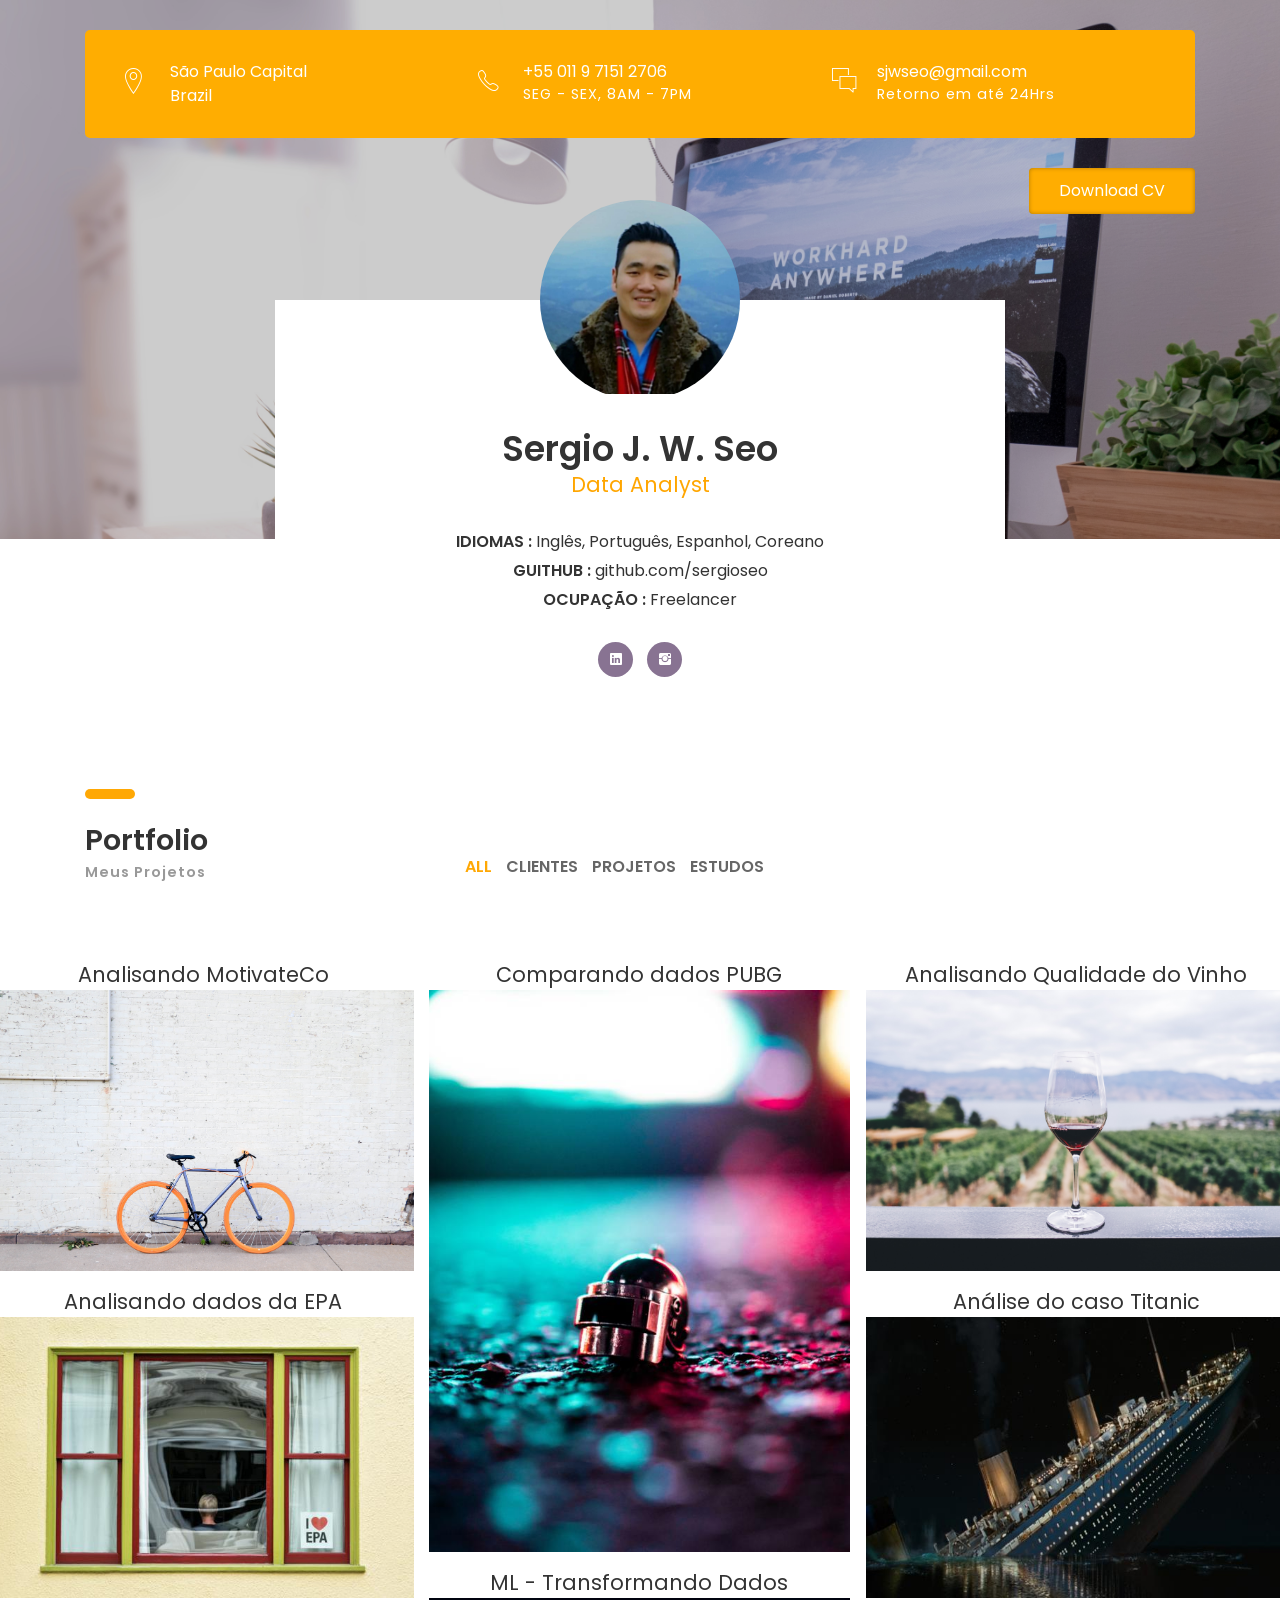
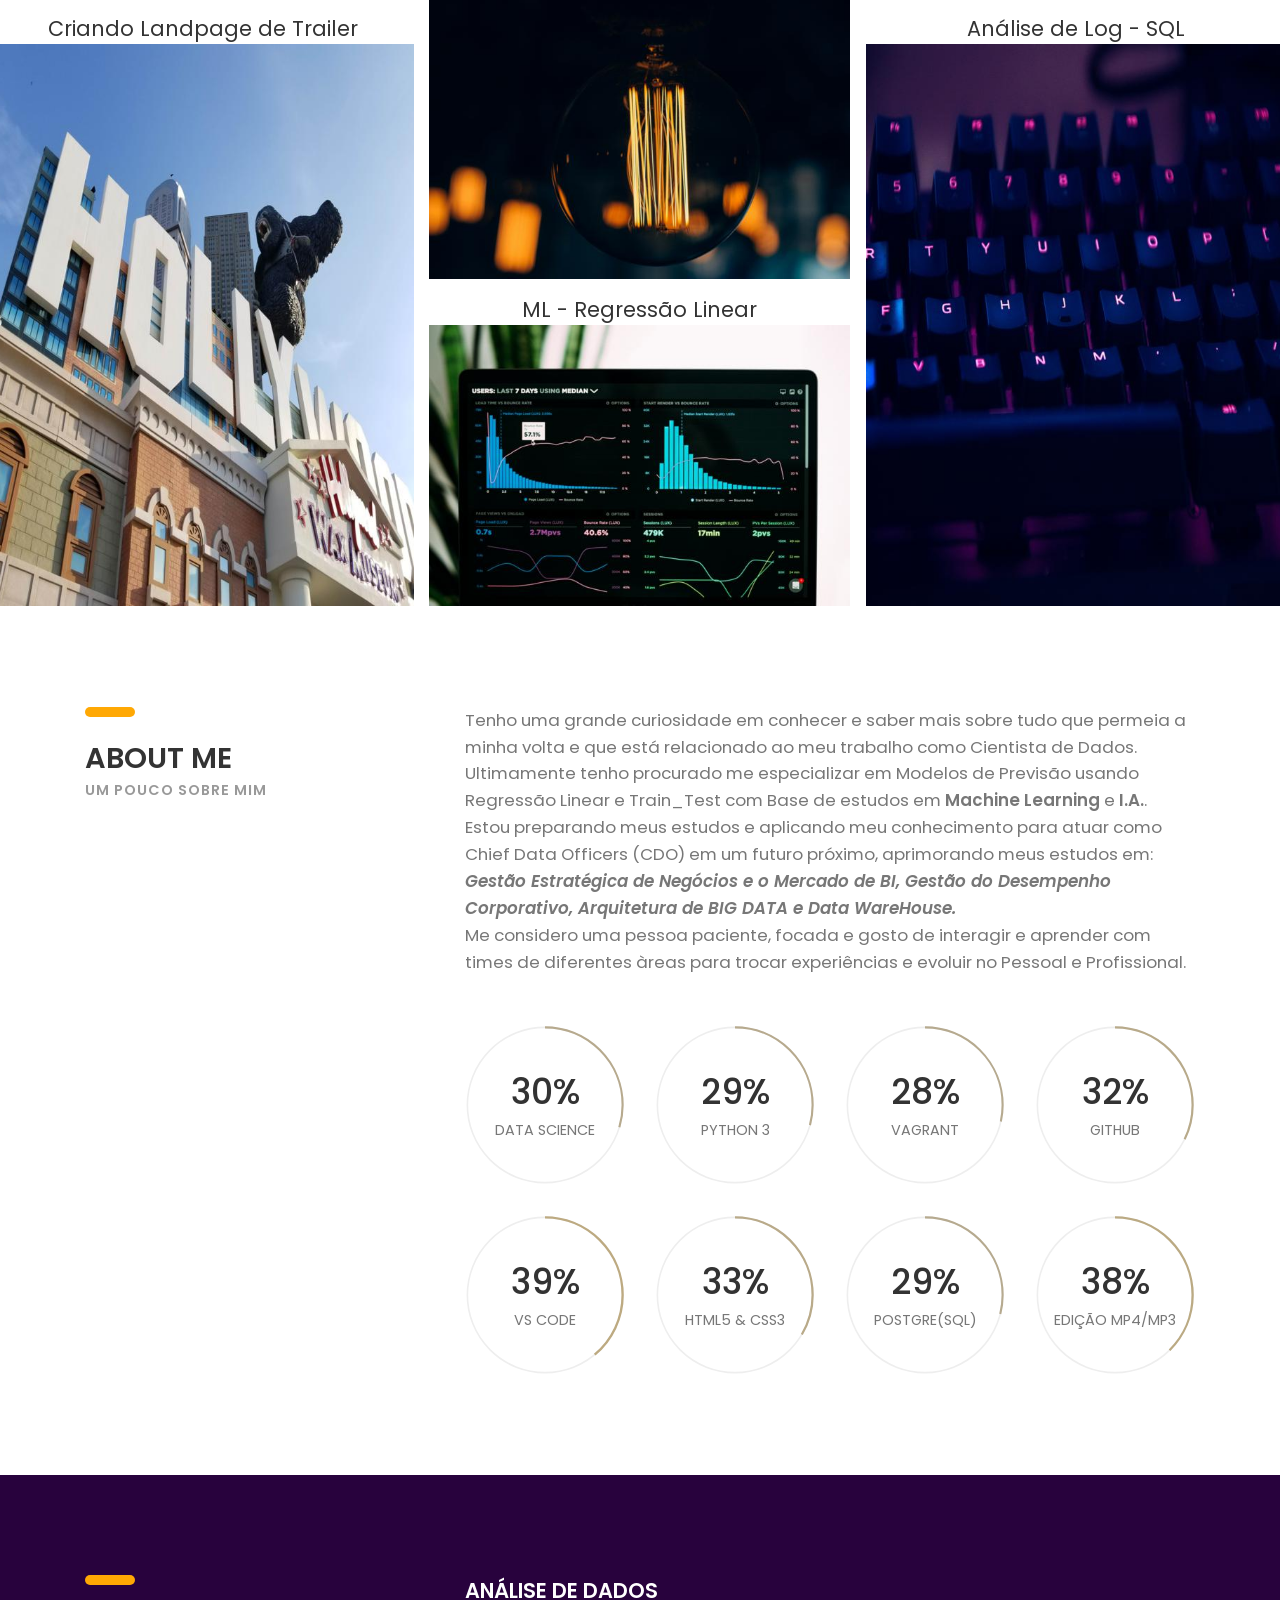
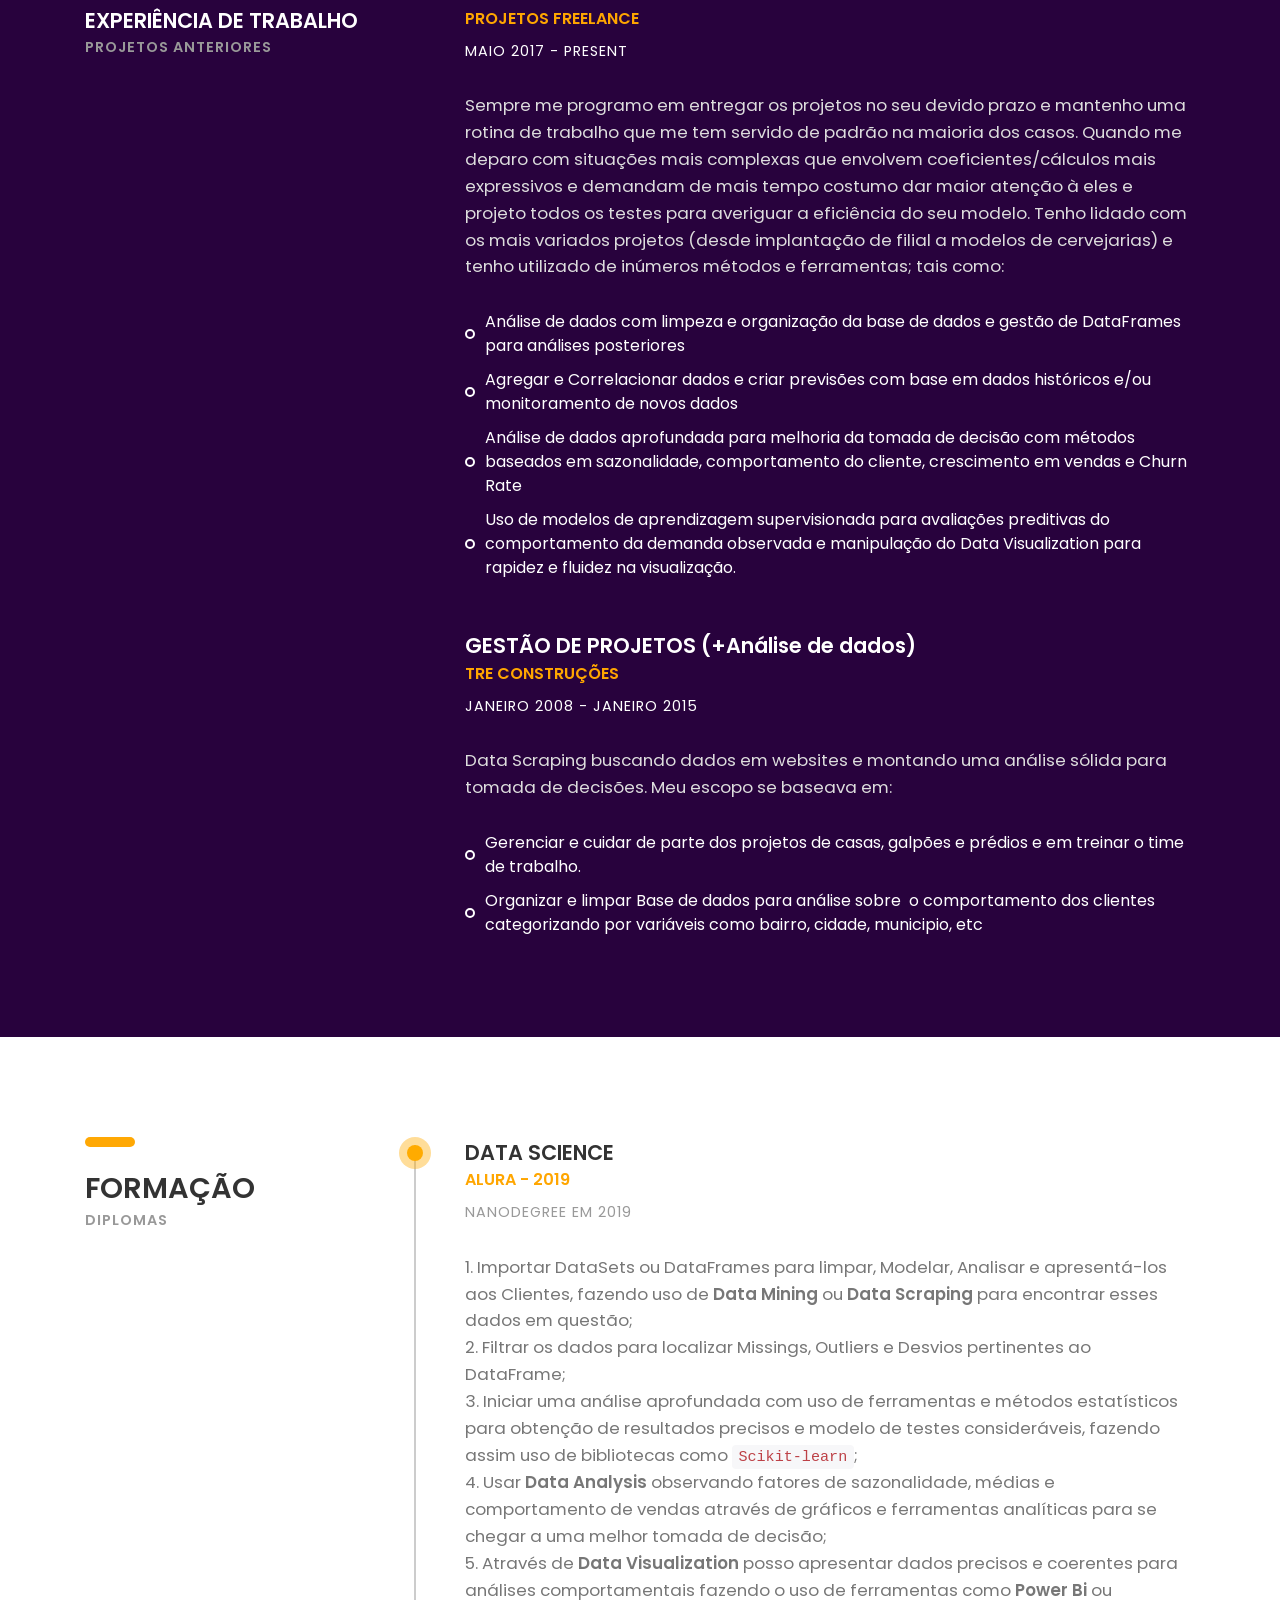
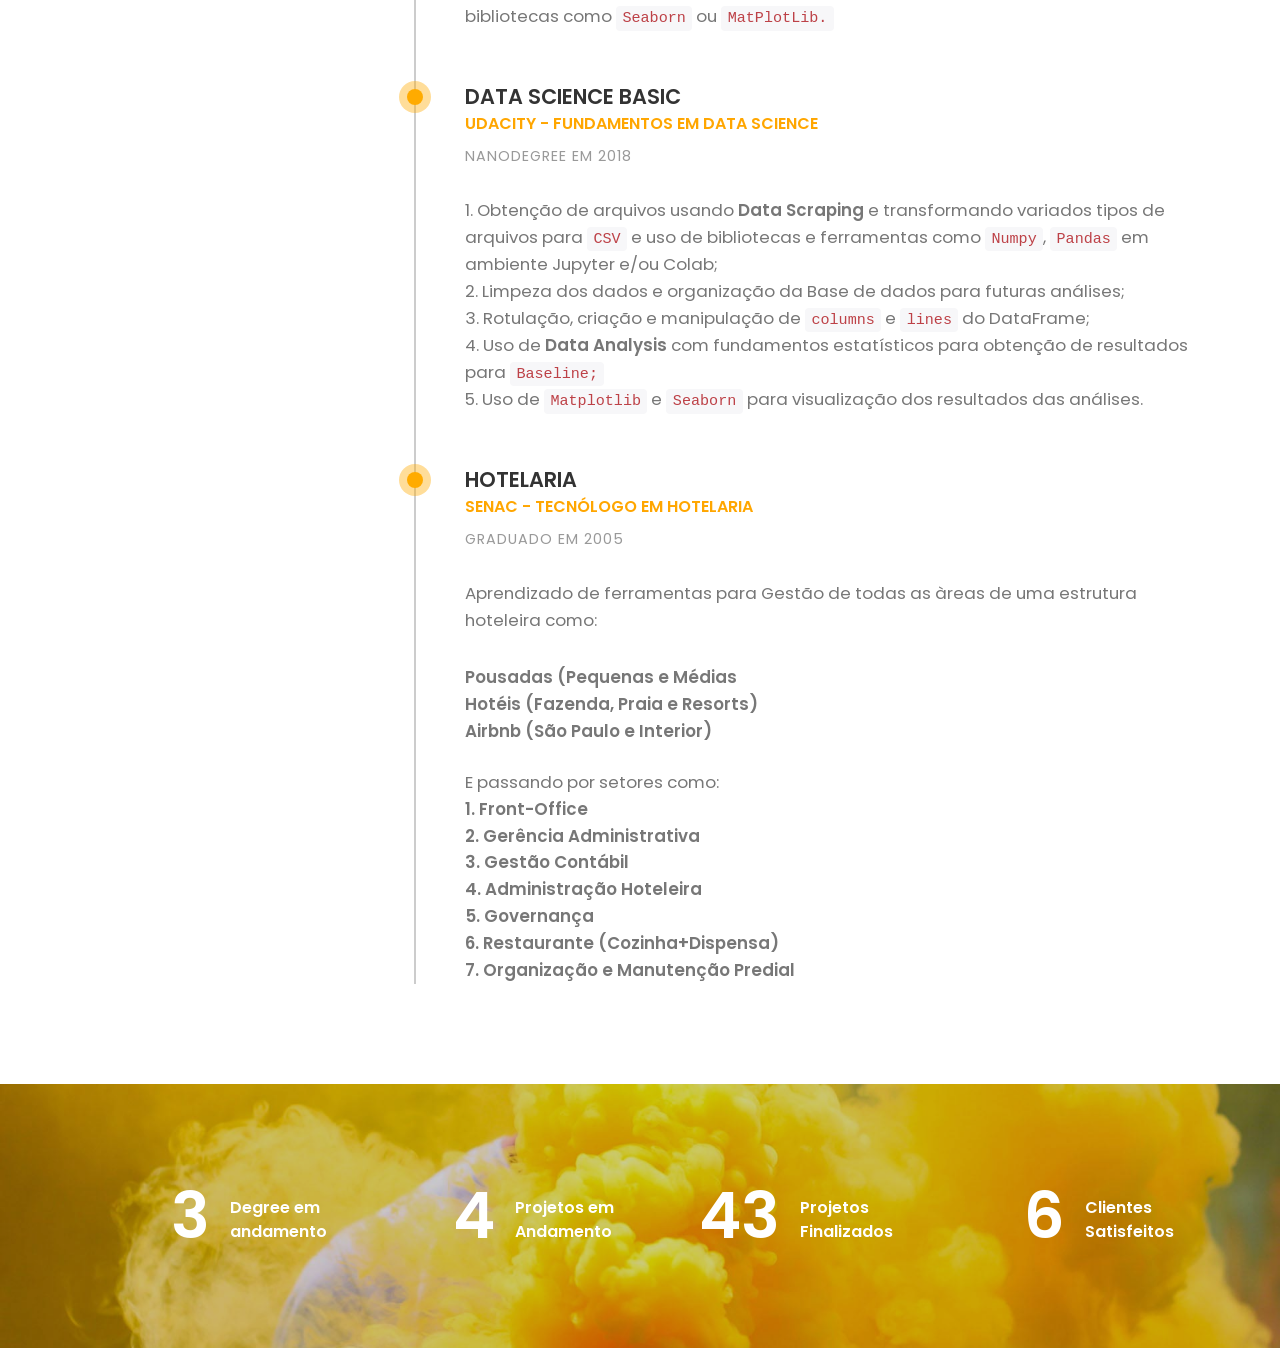
<file: index.html>
<!DOCTYPE HTML>
<html lang="en">
<head>
	<title>Portfolio do Sergio Seo</title>
	<link rel="shortcut icon" href="images/faviconSeo">
	<meta http-equiv="X-UA-Compatible" content="IE=edge">
    <meta name="viewport" content="width=device-width, initial-scale=1">
	<meta charset="UTF-8">
	
	
	<!-- Font -->
	
	<link href="https://fonts.googleapis.com/css?family=Poppins:400,500,600,700%7CAllura" rel="stylesheet">
	
	<!-- Stylesheets -->
	
	<link href="common-css/bootstrap.css" rel="stylesheet">
	
	<link href="common-css/ionicons.css" rel="stylesheet">
	
	<link href="common-css/fluidbox.min.css" rel="stylesheet">
	
	<link href="01-cv-portfolio/css/styles.css" rel="stylesheet">
	
	<link href="01-cv-portfolio/css/responsive.css" rel="stylesheet">

	
	
</head>
<body>
	
	<header>
		<div class="container">
			<div class="heading-wrapper">
				<div class="row">
					<div class="col-sm-6 col-md-6 col-lg-4">
						<div class="info">
							<i class="icon ion-ios-location-outline"></i>
							<div class="right-area">
								<h5>São Paulo Capital</h5>
								<h5>Brazil</h5>
							</div><!-- right-area -->
						</div><!-- info -->
					</div><!-- col-sm-4 -->
					
					<div class="col-sm-6 col-md-6 col-lg-4">
						<div class="info">
							<i class="icon ion-ios-telephone-outline"></i>
							<div class="right-area">
								<h5>+55 011 9 7151 2706</h5>
								<h6>SEG - SEX, 8AM - 7PM</h6>
							</div><!-- right-area -->
						</div><!-- info -->
					</div><!-- col-sm-4 -->
					
					<div class="col-sm-6 col-md-6 col-lg-4">
						<div class="info">
							<i class="icon ion-ios-chatboxes-outline"></i>
							<div class="right-area">
								<h5>sjwseo@gmail.com</h5>
								<h6>Retorno em até 24Hrs</h6>
							</div><!-- right-area -->
						</div><!-- info -->
					</div><!-- col-sm-4 -->
				</div><!-- row -->
			</div><!-- heading-wrapper -->
			
			<a class="downlad-btn" href="images/SERGIOSEO.pdf", target="_blank">Download CV</a>
		</div><!-- container -->
	</header>
	
	<section class="intro-section">
		<div class="container">
			<div class="row">
				<div class="col-md-1 col-lg-2"></div>
				<div class="col-md-10 col-lg-8">
					<div class="intro">
						<div class="profile-img"><img src="images/profile-1-250x250.jpg" alt=""></div>
						<h2><b>Sergio J. W. Seo</b></h2>
						<h4 class="font-yellow">Data Analyst</h4>
						<ul class="information margin-tb-30">
							<li><b>IDIOMAS : </b>Inglês, Português, Espanhol, Coreano</li>
							<li><b>GUITHUB : </b><a href="https://github.com/sergioseo", target="_blank">github.com/sergioseo</a></li>
							<li><b>OCUPAÇÃO : </b>Freelancer</li>
						</ul>
						<ul class="social-icons">
							<li><a href="https://www.linkedin.com/in/sergioseo/", target="_blank"><i class="ion-social-linkedin"></i></a></li>
							<li><a href="https://www.instagram.com/_theofficialseo_/", target="_blank"><i class="ion-social-instagram"></i></a></li>
						</ul>
					</div><!-- intro -->
				</div><!-- col-sm-8 -->
			</div><!-- row -->
		</div><!-- container -->
	</section><!-- intro-section -->
	
	<section class="portfolio-section section">
		<div class="container">
			<div class="row">
				<div class="col-sm-4">
					<div class="heading">
						<h3><b>Portfolio</b></h3>
						<h6 class="font-lite-black"><b>Meus Projetos</b></h6>
					</div>
				</div><!-- col-sm-4 -->
				<div class="col-sm-8">
					<div class="portfolioFilter clearfix margin-b-80">
						<a href="#" data-filter="*" class="current"><b>ALL</b></a>
						<a href="#" data-filter=".clientes"><b>CLIENTES</b></a>
						<a href="#" data-filter=".projetos"><b>PROJETOS</b></a>
						<a href="#" data-filter=".estudos"><b>ESTUDOS</b></a>
					</div><!-- portfolioFilter -->
				</div><!-- col-sm-8 -->
			</div><!-- row -->
		</div><!-- container -->
		
		<div class="portfolioContainer">
			
			<div class="p-item clientes">
				<a href="https://github.com/sergioseo/MotivateCo/blob/master/README.md", target="_blank" data-fluidbox>
					<h4 style="text-align:center" >Analisando MotivateCo</h4></a>
					<img src="images/portfolio-1-600x400.jpg" alt="analise MotivateCo">
			</div><!-- p-item -->
			
			<div class="p-item estudos">
				<a href="images/portfolio-7-600x800.jpg", target="_blank" data-fluidbox>
					<h4 style="text-align:center" >Comparando dados PUBG</h4></a>
					<img src="images/portfolio-7-600x800.jpg" alt="Comparando dados PUBG">
			</div><!-- p-item -->
			
			<div class="p-item clientes">
				<a href="https://github.com/sergioseo/epa_analysis/blob/master/README.md", target="_blank" data-fluidbox>
					<h4 style="text-align:center" >Analisando Qualidade do Vinho</h4></a>
					<img src="images/portfolio-2-600x400.jpg" alt="">
			</div><!-- p-item -->
			
			<div class="p-item clientes">
				<a class="img" href="https://github.com/sergioseo/epa_analysis/blob/master/README.md", target="_blank" data-fluidbox>
					<h4 style="text-align:center" >Analisando dados da EPA</h4></a>
					<img src="images/portfolio-9-600x400.jpg" alt="">
			</div><!-- p-item -->
			
			<div class="p-item projetos">
				<a href="https://sergioseo.github.io/titanic.io/", target="_blank" data-fluidbox>
					<h4 style="text-align:center" >Análise do caso Titanic</h4></a>
					<img src="images/portfolio-3-600x400.jpg" alt="">
			</div><!-- p-item -->
			
			<div class="p-item projetos">
				<a href="https://github.com/sergioseo/RegressaoLinear2.io/blob/master/Projeto/regressao_linear_transformando_dados.ipynb", target="_blank" data-fluidbox>
					<h4 style="text-align:center" >ML - Transformando Dados</h4></a>
					<img src="images/portfolio-4-600x400.jpg" alt="">
			</div><!-- p-item -->
			
			<div class="p-item estudos">
				<a href="https://sergioseo.github.io/Trailer.io/", target="_blank" data-fluidbox>
					<h4 style="text-align:center" >Criando Landpage de Trailer</h4></a>
					<img src="images/portfolio-5-600x800.jpg" alt="">
			</div><!-- p-item -->
				
			<div class="p-item estudos">
				<a href="https://github.com/sergioseo/Log_analysis/blob/master/README.md", target="_blank" data-fluidbox>
					<h4 style="text-align:center" >Análise de Log - SQL</h4></a>
					<img src="images/portfolio-6-600x800.jpg" alt="">
			</div><!-- p-item -->

			<div class="p-item projetos">
				<a class="img" href="https://github.com/sergioseo/ML_regressao_linear.io", target="_blank" data-fluidbox>
					<h4 style="text-align:center" >ML - Regressão Linear</h4></a>
					<img src="images/portfolio-10-600x400.jpg" alt="">
			</div><!-- p-item -->
		
		</div><!-- portfolioContainer -->
		
	</section><!-- portfolio-section -->
	
	
	<section class="about-section section">
		<div class="container">
			<div class="row">
				<div class="col-sm-4">
					<div class="heading">
						<h3><b>ABOUT ME</b></h3>
						<h6 class="font-lite-black"><b>UM POUCO SOBRE MIM</b></h6>
					</div>
				</div><!-- col-sm-4 -->
					<div class="col-sm-8">
						<p class="margin-b-50">Tenho uma grande curiosidade em conhecer e saber mais sobre tudo que permeia
							a minha volta e que está relacionado ao meu trabalho como Cientista de Dados. Ultimamente tenho 
							procurado me especializar em Modelos de Previsão usando Regressão Linear e Train_Test com Base de
							estudos em <b>Machine Learning</b> e <b>I.A.</b>. Estou preparando meus estudos e aplicando meu
							conhecimento para atuar como Chief Data Officers (CDO) em um futuro próximo, aprimorando meus 
							estudos em: <b><i>Gestão Estratégica de Negócios e o Mercado de BI, Gestão do Desempenho Corporativo, 
							Arquitetura de BIG DATA e Data WareHouse.</i></b></br>
							Me considero uma pessoa paciente, focada e gosto 
							de interagir e aprender com times de diferentes àreas para trocar experiências e evoluir no 
							Pessoal e Profissional.</p>
					
					<div class="row">
						<div class="col-sm-6 col-md-6 col-lg-3">
							<div class="radial-prog-area margin-b-30">
								<div class="radial-progress" data-prog-percent=".72">
									<div></div>
									<h6 class="progress-title">DATA SCIENCE</h6>
								</div>
							</div><!-- radial-prog-area-->
						</div><!-- col-sm-6-->

						<div class="col-sm-6 col-md-6 col-lg-3">
							<div class="radial-prog-area margin-b-30">
								<div class="radial-progress" data-prog-percent=".70">
									<div></div>
									<h6 class="progress-title">PYTHON 3</h6>
								</div>
							</div><!-- radial-prog-area-->
						</div><!-- col-sm-6-->
					
						<div class="col-sm-6 col-md-6 col-lg-3">
							<div class="radial-prog-area margin-b-30">
								<div class="radial-progress" data-prog-percent=".69">
									<div></div>
									<h6 class="progress-title">VAGRANT</h6>
								</div>
							</div><!-- radial-prog-area-->
						</div><!-- col-sm-6-->
						
						<div class="col-sm-6 col-md-6 col-lg-3">
							<div class="radial-prog-area margin-b-30">
								<div class="radial-progress" data-prog-percent=".78">
									<div></div>
									<h6 class="progress-title">GITHUB</h6>
								</div>
							</div><!-- radial-prog-area-->
						</div><!-- col-sm-6-->
						
						<div class="col-sm-6 col-md-6 col-lg-3">
							<div class="radial-prog-area margin-b-50">
								<div class="radial-progress" data-prog-percent=".92">
									<div></div>
									<h6 class="progress-title">VS CODE</h6>
								</div>
							</div><!-- radial-prog-area-->
						</div><!-- col-sm-6-->

						<div class="col-sm-6 col-md-6 col-lg-3">
							<div class="radial-prog-area margin-b-50">
								<div class="radial-progress" data-prog-percent=".80">
									<div></div>
									<h6 class="progress-title">HTML5 & CSS3</h6>
								</div>
							</div><!-- radial-prog-area-->
						</div><!-- col-sm-6-->

						<div class="col-sm-6 col-md-6 col-lg-3">
							<div class="radial-prog-area margin-b-50">
								<div class="radial-progress" data-prog-percent=".70">
									<div></div>
									<h6 class="progress-title">POSTGRE(SQL)</h6>
								</div>
							</div><!-- radial-prog-area-->
						</div><!-- col-sm-6-->
					
						<div class="col-sm-6 col-md-6 col-lg-3">
							<div class="radial-prog-area margin-b-50">
								<div class="radial-progress" data-prog-percent=".90">
									<div></div>
									<h6 class="progress-title">EDIÇÃO MP4/MP3</h6>
								</div>
							</div><!-- radial-prog-area-->
						</div><!-- col-sm-6-->

					</div><!-- row -->
				</div><!-- col-sm-8 -->
			</div><!-- row -->
		</div><!-- container -->
	</section><!-- about-section -->
	
	<section class="experience-section section">
		<div class="container">
			<div class="row">
				<div class="col-sm-4">
					<div class="heading">
						<h4><b>EXPERIÊNCIA DE TRABALHO</b></h4>
						<h6 class="font-lite-black"><b>PROJETOS ANTERIORES</b></h6>
					</div>
				</div><!-- col-sm-4 -->
				<div class="col-sm-8">
				
					<div class="experience margin-b-50">
						<h4><b>ANÁLISE DE DADOS</b></h4>
						<h5 class="font-yellow"><b>PROJETOS FREELANCE</b></h5>
						<h6 class="margin-t-10">MAIO 2017 - PRESENT</h6>
						<p class="font-semi-white margin-tb-30">Sempre me programo em entregar os projetos no seu devido prazo
							e mantenho uma rotina de trabalho que me tem servido de padrão na maioria dos casos. Quando me deparo com situações
							mais complexas que envolvem coeficientes/cálculos mais expressivos e demandam de mais tempo costumo dar 
							maior atenção à eles e projeto todos os testes para averiguar a eficiência do seu modelo. Tenho lidado com os mais 
							variados projetos (desde implantação de filial a modelos de cervejarias) e tenho utilizado de inúmeros métodos e 
							ferramentas; tais como: </p>
						<ul class="list margin-b-30">
							<li>Análise de dados  com limpeza e organização da base de dados e gestão de DataFrames para análises posteriores</li>
							<li>Agregar e Correlacionar dados e criar previsões com base em dados históricos e/ou monitoramento de novos dados</li>
							<li>Análise de dados aprofundada para melhoria da tomada de decisão com métodos baseados em sazonalidade, comportamento do cliente, crescimento em vendas e Churn Rate</li>
						    <li>Uso de modelos de aprendizagem supervisionada para avaliações preditivas do comportamento da demanda observada e manipulação do Data Visualization para rapidez e fluidez na visualização.</li>
						</ul>
					</div><!-- experience -->
					
					<div class="experience margin-b-50">
						<h4><b>GESTÃO DE PROJETOS (+Análise de dados)</b></h4>
						<h5 class="font-yellow"><b>TRE CONSTRUÇÕES</b></h5>
						<h6 class="margin-t-10">JANEIRO 2008 - JANEIRO 2015</h6>
						<p class="font-semi-white margin-tb-30">Data Scraping buscando dados em websites e montando uma análise sólida
							para tomada de decisões. Meu escopo se baseava em:</p>
						<ul class="list margin-b-30">
							<li>Gerenciar e cuidar de parte dos projetos de casas, galpões e prédios e em treinar o time de trabalho.</li>
							<li>Organizar e limpar Base de dados para análise sobre  o comportamento dos clientes categorizando por variáveis como bairro, cidade, municipio, etc</li>
						</ul>
					</div><!-- experience -->
					
				</div><!-- col-sm-8 -->
			</div><!-- row -->
		</div><!-- container -->
		
	</section><!-- experience-section -->
	
	<section class="education-section section">
		<div class="container">
			<div class="row">
				<div class="col-sm-4">
					<div class="heading">
						<h3><b>FORMAÇÃO</b></h3>
						<h6 class="font-lite-black"><b>DIPLOMAS</b></h6>
					</div>
				</div><!-- col-sm-4 -->
				<div class="col-sm-8">
					<div class="education-wrapper">
						<div class="education margin-b-50">
							<h4><b>DATA SCIENCE</b></h4>
							<h5 class="font-yellow"><b>ALURA - 2019</b></h5>
							<h6 class="font-lite-black margin-t-10">NANODEGREE EM 2019</h6>
							<p class="margin-tb-30">
								<p>1. Importar DataSets ou DataFrames para limpar, Modelar, Analisar e apresentá-los aos Clientes, fazendo uso de 
									<b>Data Mining</b> ou <b>Data Scraping</b> para encontrar esses dados em questão;</p>
								<p>2. Filtrar os dados para localizar Missings, Outliers e Desvios pertinentes ao DataFrame;</p>
								<p>3. Iniciar uma análise aprofundada com uso de ferramentas e métodos estatísticos para obtenção de resultados 
									precisos e modelo de testes consideráveis, fazendo assim uso de bibliotecas como <code>Scikit-learn</code>;</p>
								<p>4. Usar <b>Data Analysis</b> observando fatores de sazonalidade, médias e comportamento de vendas através de gráficos e ferramentas 
									analíticas para se chegar a uma melhor tomada de decisão;</p>
								<p>5. Através de <b>Data Visualization</b> posso apresentar dados precisos e coerentes para análises comportamentais fazendo
									o uso de ferramentas como <b>Power Bi</b> ou bibliotecas como <code>Seaborn</code> ou <code>MatPlotLib.</code></p>
							</p>
						</div><!-- education -->
						
						<div class="education margin-b-50">
							<h4><b><a href="diplomas/certificadoUdacity.pdf", target="_blank">DATA SCIENCE BASIC</b></h4></a></h4>
							<h5 class="font-yellow"><b>UDACITY - FUNDAMENTOS EM DATA SCIENCE</b></h5>
							<h6 class="font-lite-black margin-t-10">NANODEGREE EM 2018</h6>
							<p class="margin-tb-30">
								<p>1. Obtenção de arquivos usando <b>Data Scraping</b> e transformando variados tipos de arquivos para <code>CSV</code> e uso de bibliotecas 
									e ferramentas como <code>Numpy</code>, <code>Pandas</code> em ambiente Jupyter e/ou Colab;</p>
								<p>2. Limpeza dos dados e organização da Base de dados para futuras análises;</p>
								<p>3. Rotulação, criação e manipulação de <code>columns</code> e <code>lines</code> do DataFrame;</p>
								<p>4. Uso de <b>Data Analysis</b>  com fundamentos estatísticos para obtenção  de resultados para <code>Baseline;</code></p>
								<p>5. Uso de <code>Matplotlib</code> e <code>Seaborn</code> para visualização dos resultados das análises.</p>
							</p>
						</div><!-- education -->
						
						<div class="education margin-b-50">
							<h4><b>HOTELARIA</b></h4>
							<h5 class="font-yellow"><b>SENAC - TECNÓLOGO EM HOTELARIA</b></h5>
							<h6 class="font-lite-black margin-t-10">GRADUADO EM 2005</h6>
							<p class="margin-tb-30">Aprendizado de ferramentas para Gestão de todas as àreas de uma estrutura hoteleira como:
								<p><b>Pousadas (Pequenas e Médias</b></p>
								<p><b>Hotéis (Fazenda, Praia e Resorts)</b></p>
								<p><b>Airbnb (São Paulo e Interior)</b></p></br>
								<p>E passando por setores como:
									<p><b>1. Front-Office</b></p>
									<p><b>2. Gerência Administrativa</b></p>
									<p><b>3. Gestão Contábil</b></p>
									<p><b>4. Administração Hoteleira</b></p>
									<p><b>5. Governança</b></p>
									<p><b>6. Restaurante (Cozinha+Dispensa)</b></p>
									<p><b>7. Organização e Manutenção Predial</b></p>
								</p>
							</p>
						</div><!-- education -->
					</div><!-- education-wrapper -->
				</div><!-- col-sm-8 -->
			</div><!-- row -->
		</div><!-- container -->
		
	</section><!-- about-section -->
	
	<section class="counter-section" id="counter">
		<div class="container">
			<div class="row">
			
				<div class="col-sm-6 col-md-6 col-lg-3">
					<div class="counter margin-b-30">
						<h1 class="title"><b><span class="counter-value" data-duration="400" data-count="3">0</span></b></h1>
						<h5 class="desc"><b>Degree em andamento</b></h5>
					</div><!-- counter -->
				</div><!-- col-md-3-->
				
				<div class="col-sm-6 col-md-6 col-lg-3">
					<div class="counter margin-b-30">
						<h1 class="title"><b><span class="counter-value" data-duration="1400" data-count="13">0</span></b></h1>
						<h5 class="desc"><b>Projetos em Andamento</b></h5>
					</div><!-- counter -->
				</div><!-- col-md-3-->
				
				<div class="col-sm-6 col-md-6 col-lg-3">
					<div class="counter margin-b-30">
						<h1 class="title"><b><span class="counter-value" data-duration="700" data-count="47">0</span></b></h1>
						<h5 class="desc"><b>Projetos Finalizados</b></h5>
					</div><!-- counter -->
				</div><!-- col-md-3-->
				
				<div class="col-sm-6 col-md-6 col-lg-3">
					<div class="counter margin-b-30">
						<h1 class="title"><b><span class="counter-value" data-duration="2000" data-count="31">0</span></b></h1>
						<h5 class="desc"><b>Clientes Satisfeitos</b></h5>
					</div><!-- margin-b-30 -->
				</div><!-- col-md-3-->
				
			</div><!-- row-->
		</div><!-- container-->
    </section><!-- counter-section-->
	
	<footer>

	</footer>
	
	
	<!-- SCIPTS -->
	
	<script src="common-js/jquery-3.2.1.min.js"></script>
	
	<script src="common-js/tether.min.js"></script>
	
	<script src="common-js/bootstrap.js"></script>
	
	<script src="common-js/isotope.pkgd.min.js"></script>
	
	<script src="common-js/jquery.waypoints.min.js"></script>
	
	<script src="common-js/progressbar.min.js"></script>
	
	<script src="common-js/jquery.fluidbox.min.js"></script>
	
	<script src="common-js/scripts.js"></script>
	
</body>
</html>
</file>
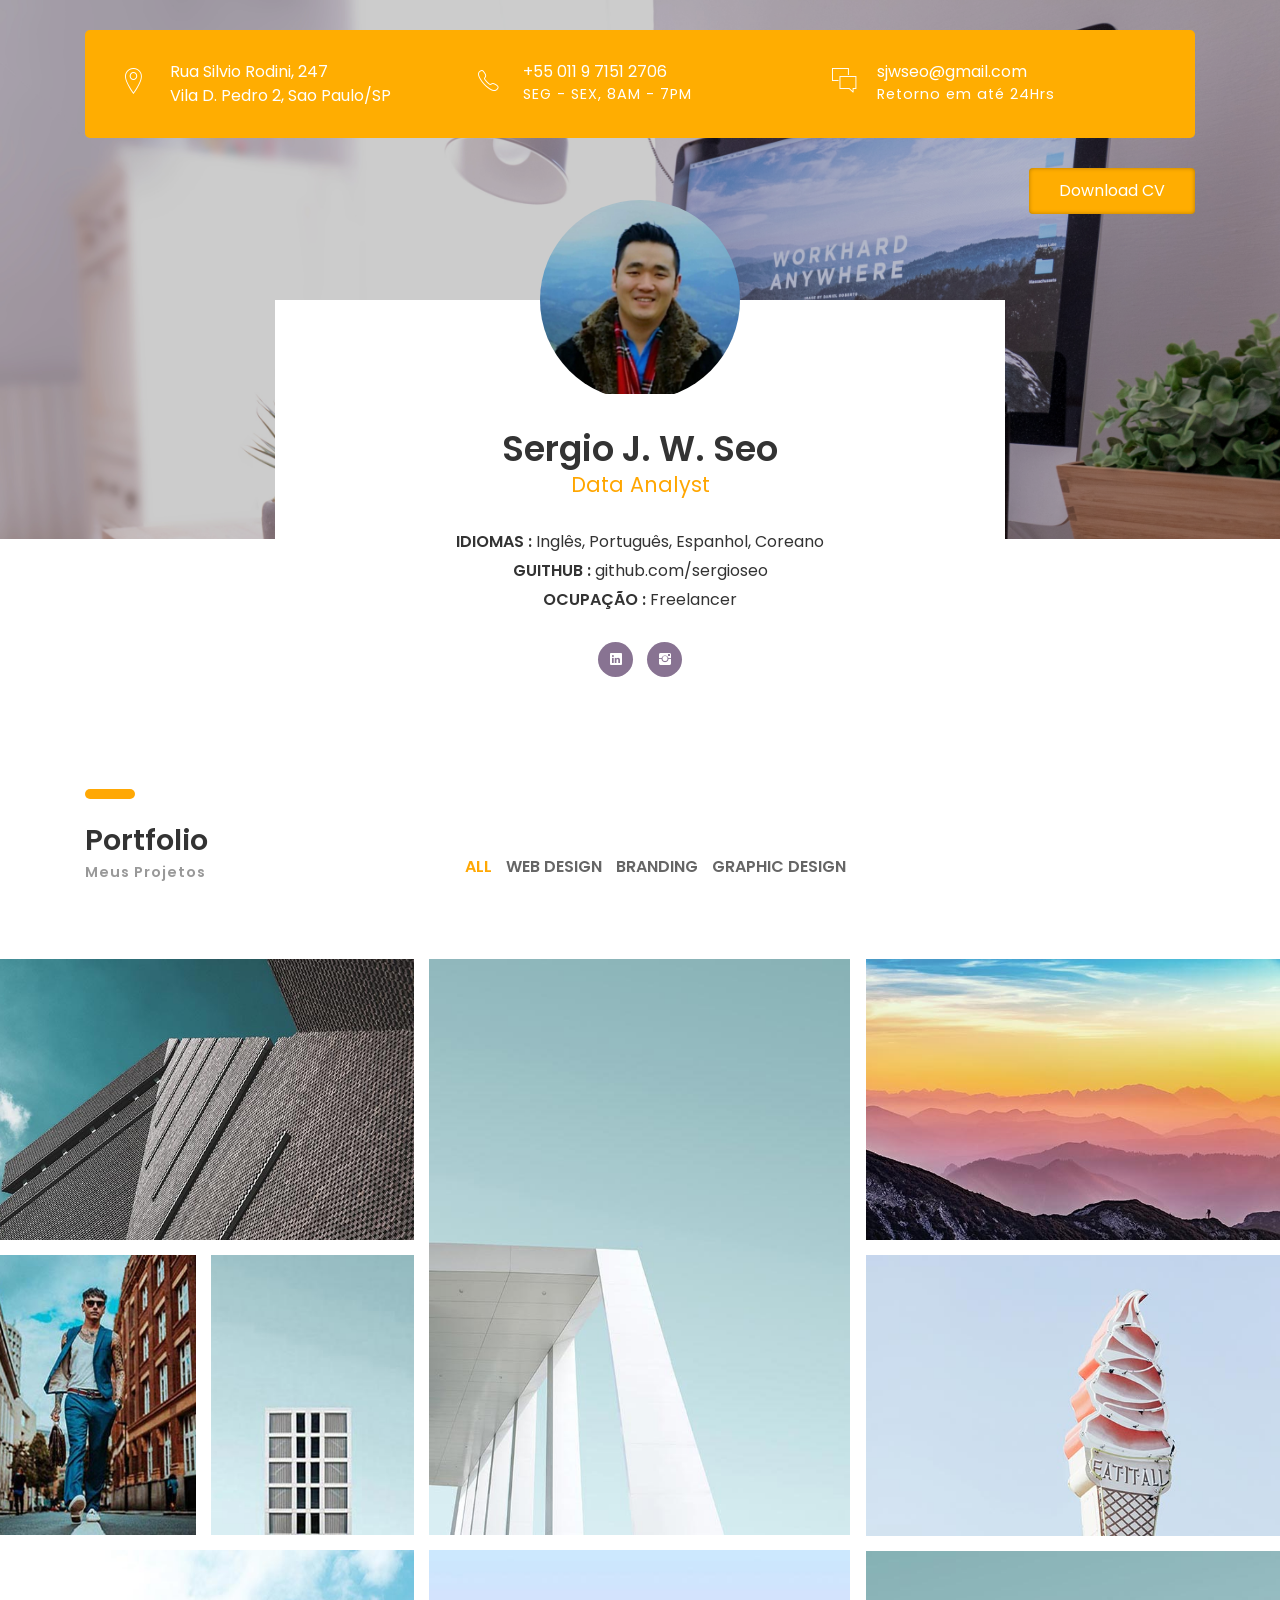
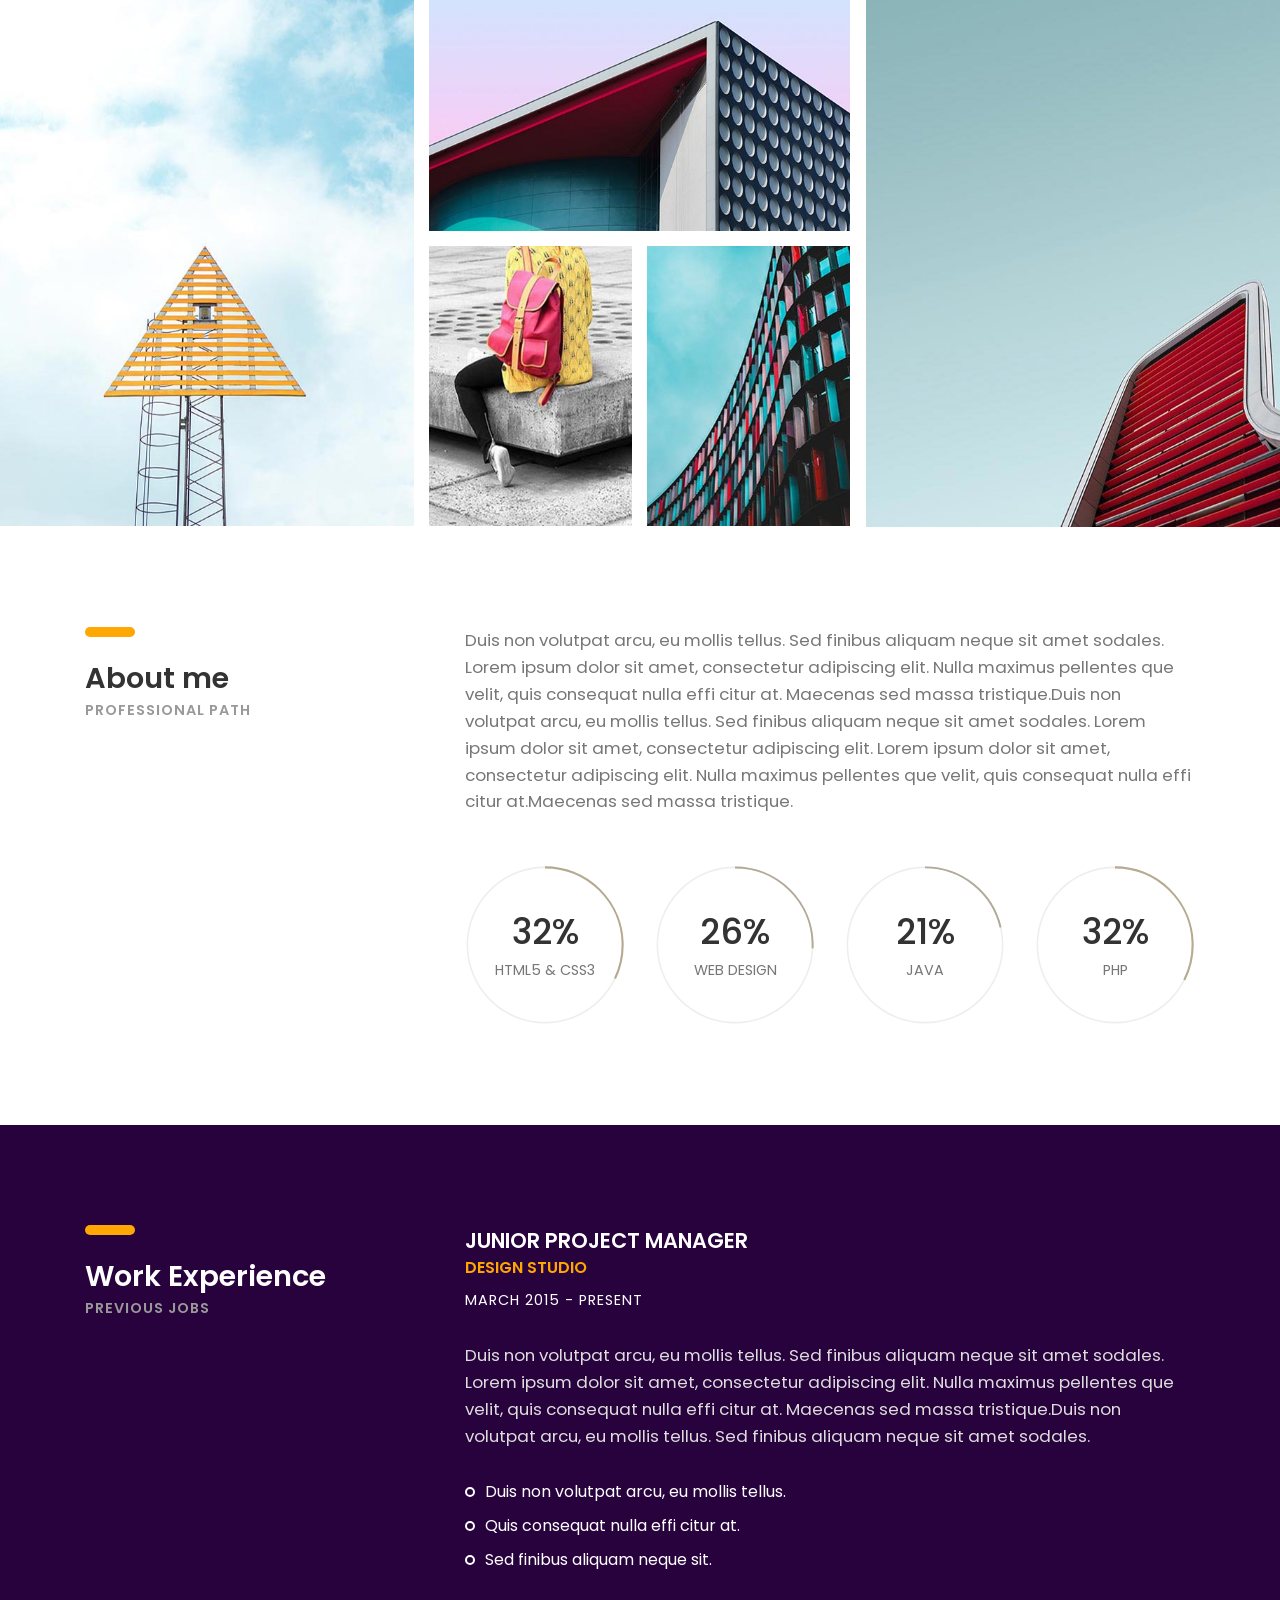
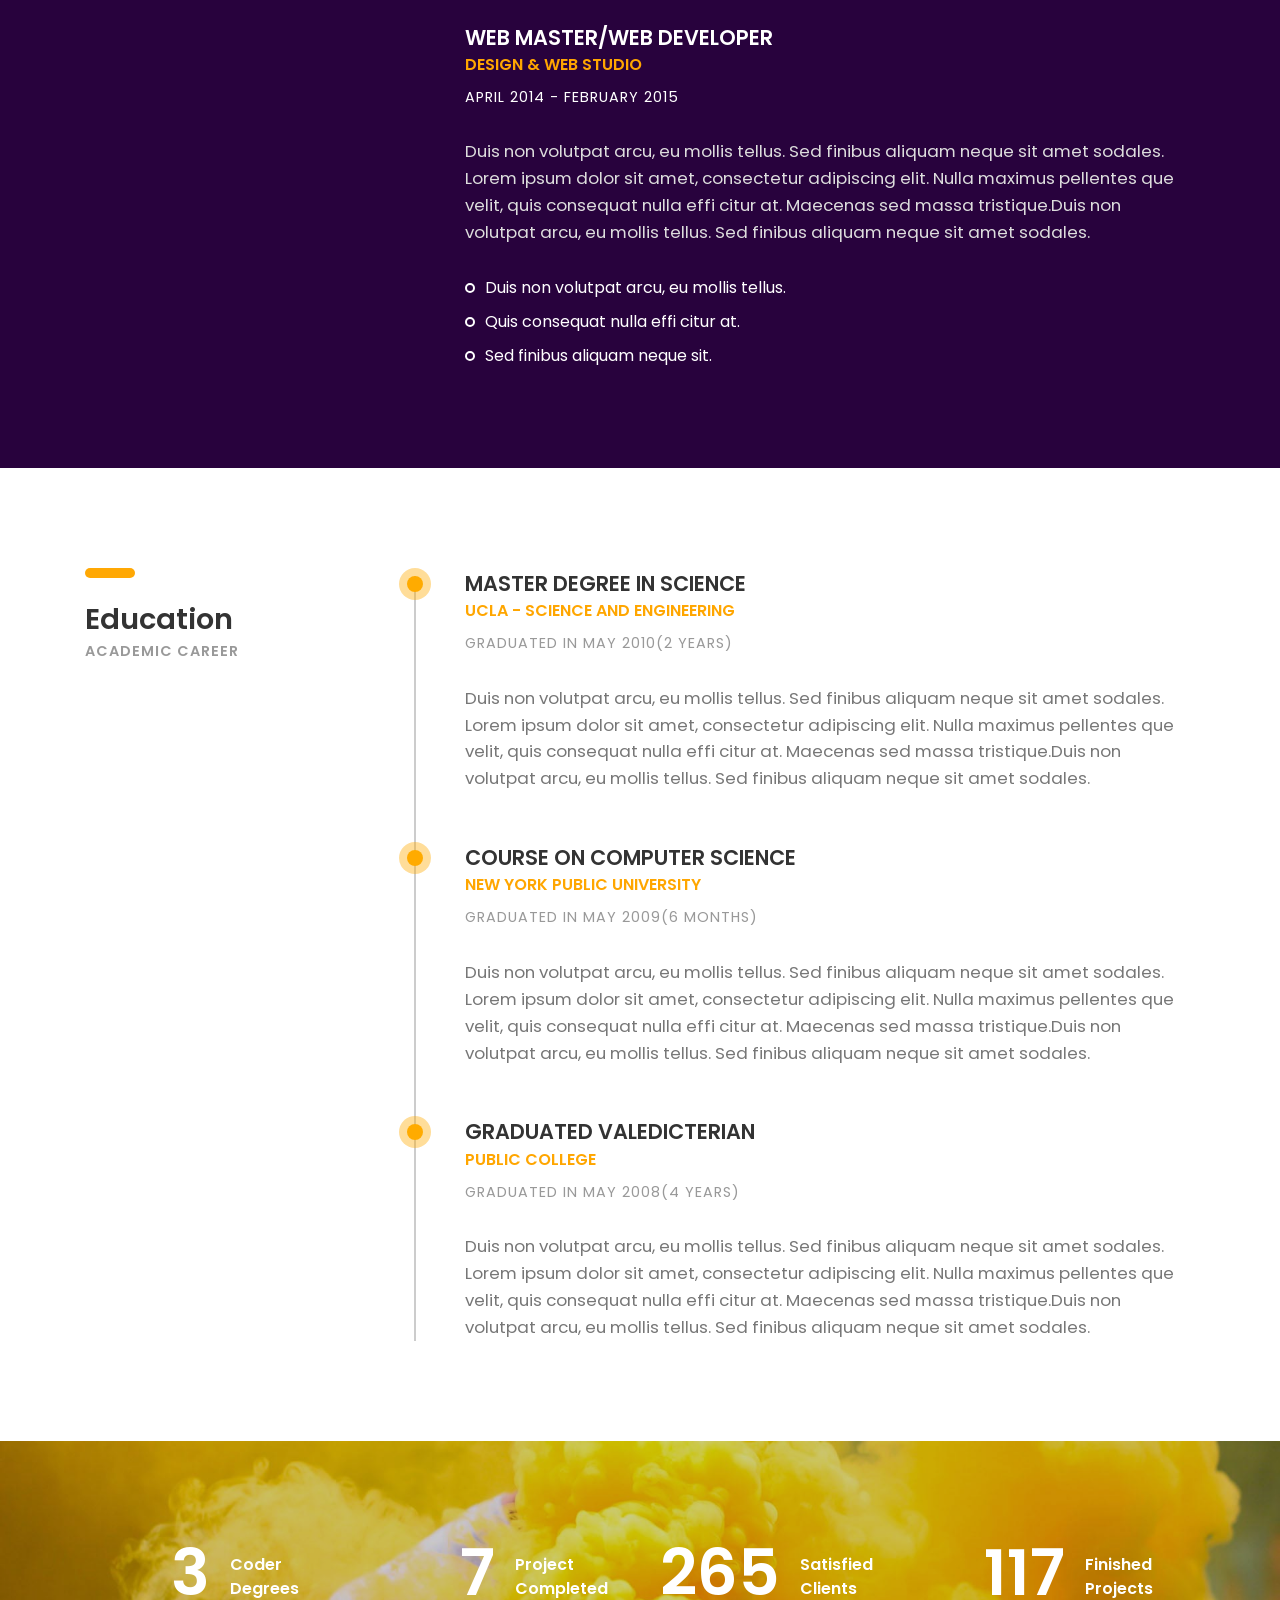
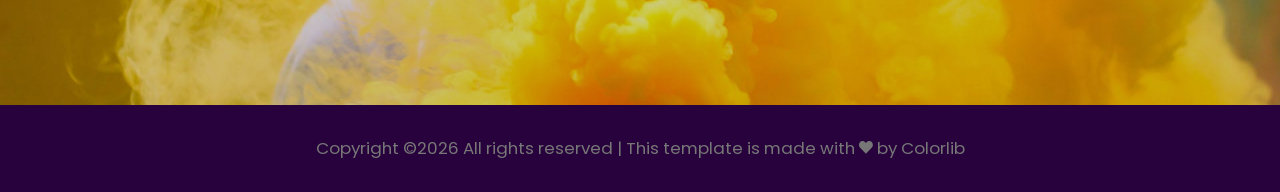
<file: portfolio/index.html>
<!DOCTYPE HTML>
<html lang="en">
<head>
	<title>CV - Boxed</title>
	<meta http-equiv="X-UA-Compatible" content="IE=edge">
    <meta name="viewport" content="width=device-width, initial-scale=1">
	<meta charset="UTF-8">
	
	
	<!-- Font -->
	
	<link href="https://fonts.googleapis.com/css?family=Poppins:400,500,600,700%7CAllura" rel="stylesheet">
	
	<!-- Stylesheets -->
	
	<link href="common-css/bootstrap.css" rel="stylesheet">
	
	<link href="common-css/ionicons.css" rel="stylesheet">
	
	<link href="common-css/fluidbox.min.css" rel="stylesheet">
	
	<link href="01-cv-portfolio/css/styles.css" rel="stylesheet">
	
	<link href="01-cv-portfolio/css/responsive.css" rel="stylesheet">
	
</head>
<body>
	
	<header>
		<div class="container">
			<div class="heading-wrapper">
				<div class="row">
					<div class="col-sm-6 col-md-6 col-lg-4">
						<div class="info">
							<i class="icon ion-ios-location-outline"></i>
							<div class="right-area">
								<h5>Rua Silvio Rodini, 247</h5>
								<h5>Vila D. Pedro 2, Sao Paulo/SP</h5>
							</div><!-- right-area -->
						</div><!-- info -->
					</div><!-- col-sm-4 -->
					
					<div class="col-sm-6 col-md-6 col-lg-4">
						<div class="info">
							<i class="icon ion-ios-telephone-outline"></i>
							<div class="right-area">
								<h5>+55 011 9 7151 2706</h5>
								<h6>SEG - SEX, 8AM - 7PM</h6>
							</div><!-- right-area -->
						</div><!-- info -->
					</div><!-- col-sm-4 -->
					
					<div class="col-sm-6 col-md-6 col-lg-4">
						<div class="info">
							<i class="icon ion-ios-chatboxes-outline"></i>
							<div class="right-area">
								<h5>sjwseo@gmail.com</h5>
								<h6>Retorno em até 24Hrs</h6>
							</div><!-- right-area -->
						</div><!-- info -->
					</div><!-- col-sm-4 -->
				</div><!-- row -->
			</div><!-- heading-wrapper -->
			
			<a class="downlad-btn" href="images/cv.png", target="_blank">Download CV</a>
		</div><!-- container -->
	</header>
	
	<section class="intro-section">
		<div class="container">
			<div class="row">
				<div class="col-md-1 col-lg-2"></div>
				<div class="col-md-10 col-lg-8">
					<div class="intro">
						<div class="profile-img"><img src="images/profile-1-250x250.jpg" alt=""></div>
						<h2><b>Sergio J. W. Seo</b></h2>
						<h4 class="font-yellow">Data Analyst</h4>
						<ul class="information margin-tb-30">
							<li><b>IDIOMAS : </b>Inglês, Português, Espanhol, Coreano</li>
							<li><b>GUITHUB : </b><a href="https://github.com/sergioseo", target="_blank">github.com/sergioseo</a></li>
							<li><b>OCUPAÇÃO : </b>Freelancer</li>
						</ul>
						<ul class="social-icons">
							<li><a href="https://www.linkedin.com/in/sergio-s-b2202a116/", target="_blank"><i class="ion-social-linkedin"></i></a></li>
							<li><a href="https://www.instagram.com/_theofficialseo_/", target="_blank"><i class="ion-social-instagram"></i></a></li>
						</ul>
					</div><!-- intro -->
				</div><!-- col-sm-8 -->
			</div><!-- row -->
		</div><!-- container -->
	</section><!-- intro-section -->
	
	<section class="portfolio-section section">
		<div class="container">
			<div class="row">
				<div class="col-sm-4">
					<div class="heading">
						<h3><b>Portfolio</b></h3>
						<h6 class="font-lite-black"><b>Meus Projetos</b></h6>
					</div>
				</div><!-- col-sm-4 -->
				<div class="col-sm-8">
					<div class="portfolioFilter clearfix margin-b-80">
						<a href="#" data-filter="*" class="current"><b>ALL</b></a>
						<a href="#" data-filter=".web-design"><b>WEB DESIGN</b></a>
						<a href="#" data-filter=".branding"><b>BRANDING</b></a>
						<a href="#" data-filter=".graphic-design"><b>GRAPHIC DESIGN</b></a>
					</div><!-- portfolioFilter -->
				</div><!-- col-sm-8 -->
			</div><!-- row -->
		</div><!-- container -->
		
		<div class="portfolioContainer">
			
			<div class="p-item web-design">
				<a href="images/portfolio-1-600x400.jpg" data-fluidbox>
					<img src="images/portfolio-1-600x400.jpg" alt=""></a>
			</div><!-- p-item -->
			
			<div class="p-item branding graphic-design">
				<a href="images/portfolio-7-600x800.jpg" data-fluidbox>
					<img src="images/portfolio-7-600x800.jpg" alt=""></a>
			</div><!-- p-item -->
			
			<div class="p-item web-design">
				<a href="images/portfolio-2-600x400.jpg" data-fluidbox>
					<img src="images/portfolio-2-600x400.jpg" alt=""></a>
			</div><!-- p-item -->
			
			<div class="p-item p-item-2 graphic-design">
				<a class="img" href="images/portfolio-8-300x400.jpg" data-fluidbox>
					<img src="images/portfolio-8-300x400.jpg" alt=""></a>
				<a class="img" href="images/portfolio-9-300x400.jpg" data-fluidbox>
					<img src="images/portfolio-9-300x400.jpg" alt=""></a>
			</div><!-- p-item -->
			
			<div class="p-item branding graphic-design">
				<a href="images/portfolio-3-600x400.jpg" data-fluidbox>
					<img src="images/portfolio-3-600x400.jpg" alt=""></a>
			</div><!-- p-item -->
			
			<div class="p-item graphic-design web-design">
				<a href="images/portfolio-4-600x400.jpg" data-fluidbox>
					<img src="images/portfolio-4-600x400.jpg" alt=""></a>
			</div><!-- p-item -->
			
			<div class="p-item  graphic-design branding">
				<a href="images/portfolio-5-600x800.jpg" data-fluidbox>
					<img src="images/portfolio-5-600x800.jpg" alt=""></a>
			</div><!-- p-item -->
				
			<div class="p-item web-design branding">
				<a href="images/portfolio-6-600x800.jpg" data-fluidbox>
					<img src="images/portfolio-6-600x800.jpg" alt=""></a>
			</div><!-- p-item -->

			<div class="p-item p-item-2 graphic-design">
				<a class="img" href="images/portfolio-10-300x400.jpg" data-fluidbox>
					<img src="images/portfolio-10-300x400.jpg" alt=""></a>
				<a class="img" href="images/portfolio-11-300x400.jpg" data-fluidbox>
					<img src="images/portfolio-11-300x400.jpg" alt=""></a>
			</div><!-- p-item -->
		
		</div><!-- portfolioContainer -->
		
	</section><!-- portfolio-section -->
	
	
	<section class="about-section section">
		<div class="container">
			<div class="row">
				<div class="col-sm-4">
					<div class="heading">
						<h3><b>About me</b></h3>
						<h6 class="font-lite-black"><b>PROFESSIONAL PATH</b></h6>
					</div>
				</div><!-- col-sm-4 -->
				<div class="col-sm-8">
					<p class="margin-b-50">Duis non volutpat arcu, eu mollis tellus. Sed finibus aliquam neque 
					sit amet sodales. Lorem ipsum dolor sit amet, consectetur adipiscing elit. 
					Nulla maximus pellentes que velit, quis consequat nulla effi citur at. 
					Maecenas sed massa tristique.Duis non volutpat arcu, eu mollis tellus. 
					Sed finibus aliquam neque sit amet sodales. Lorem ipsum dolor sit amet, 
					consectetur adipiscing elit. Lorem ipsum dolor sit amet, consectetur 
					adipiscing elit. Nulla maximus pellentes que velit, quis consequat nulla 
					effi citur at.Maecenas sed massa tristique.</p>
					
					<div class="row">
						<div class="col-sm-6 col-md-6 col-lg-3">
							<div class="radial-prog-area margin-b-30">
								<div class="radial-progress" data-prog-percent=".97">
									<div></div>
									<h6 class="progress-title">HTML5 & CSS3</h6>
								</div>
							</div><!-- radial-prog-area-->
						</div><!-- col-sm-6-->
					
						<div class="col-sm-6 col-md-6 col-lg-3">
							<div class="radial-prog-area margin-b-30">
								<div class="radial-progress" data-prog-percent=".78">
									<div></div>
									<h6 class="progress-title">WEB DESIGN</h6>
								</div>
							</div><!-- radial-prog-area-->
						</div><!-- col-sm-6-->
						
						<div class="col-sm-6 col-md-6 col-lg-3">
							<div class="radial-prog-area margin-b-30">
								<div class="radial-progress" data-prog-percent=".67">
									<div></div>
									<h6 class="progress-title">JAVA</h6>
								</div>
							</div><!-- radial-prog-area-->
						</div><!-- col-sm-6-->
						
						<div class="col-sm-6 col-md-6 col-lg-3">
							<div class="radial-prog-area margin-b-50">
								<div class="radial-progress" data-prog-percent=".97">
									<div></div>
									<h6 class="progress-title">PHP</h6>
								</div>
							</div><!-- radial-prog-area-->
						</div><!-- col-sm-6-->
					
					</div><!-- row -->
				</div><!-- col-sm-8 -->
			</div><!-- row -->
		</div><!-- container -->
	</section><!-- about-section -->
	
	<section class="experience-section section">
		<div class="container">
			<div class="row">
				<div class="col-sm-4">
					<div class="heading">
						<h3><b>Work Experience</b></h3>
						<h6 class="font-lite-black"><b>PREVIOUS JOBS</b></h6>
					</div>
				</div><!-- col-sm-4 -->
				<div class="col-sm-8">
				
					<div class="experience margin-b-50">
						<h4><b>JUNIOR PROJECT MANAGER</b></h4>
						<h5 class="font-yellow"><b>DESIGN STUDIO</b></h5>
						<h6 class="margin-t-10">MARCH 2015 - PRESENT</h6>
						<p class="font-semi-white margin-tb-30">Duis non volutpat arcu, eu mollis tellus. Sed finibus aliquam neque sit amet sodales. 
							Lorem ipsum dolor sit amet, consectetur adipiscing elit. Nulla maximus pellentes que velit, 
							quis consequat nulla effi citur at. Maecenas sed massa tristique.Duis non volutpat arcu, 
							eu mollis tellus. Sed finibus aliquam neque sit amet sodales. </p>
						<ul class="list margin-b-30">
							<li>Duis non volutpat arcu, eu mollis tellus.</li>
							<li>Quis consequat nulla effi citur at.</li>
							<li>Sed finibus aliquam neque sit.</li>
						</ul>
					</div><!-- experience -->
					
					<div class="experience margin-b-50">
						<h4><b>WEB MASTER/WEB DEVELOPER</b></h4>
						<h5 class="font-yellow"><b>DESIGN & WEB STUDIO</b></h5>
						<h6 class="margin-t-10">APRIL 2014 - FEBRUARY 2015</h6>
						<p class="font-semi-white margin-tb-30">Duis non volutpat arcu, eu mollis tellus. Sed finibus aliquam neque sit amet sodales. 
							Lorem ipsum dolor sit amet, consectetur adipiscing elit. Nulla maximus pellentes que velit, 
							quis consequat nulla effi citur at. Maecenas sed massa tristique.Duis non volutpat arcu, 
							eu mollis tellus. Sed finibus aliquam neque sit amet sodales. </p>
						<ul class="list margin-b-30">
							<li>Duis non volutpat arcu, eu mollis tellus.</li>
							<li>Quis consequat nulla effi citur at.</li>
							<li>Sed finibus aliquam neque sit.</li>
						</ul>
					</div><!-- experience -->
					
				</div><!-- col-sm-8 -->
			</div><!-- row -->
		</div><!-- container -->
		
	</section><!-- experience-section -->
	
	<section class="education-section section">
		<div class="container">
			<div class="row">
				<div class="col-sm-4">
					<div class="heading">
						<h3><b>Education</b></h3>
						<h6 class="font-lite-black"><b>ACADEMIC CAREER</b></h6>
					</div>
				</div><!-- col-sm-4 -->
				<div class="col-sm-8">
					<div class="education-wrapper">
						<div class="education margin-b-50">
							<h4><b>MASTER DEGREE IN SCIENCE</b></h4>
							<h5 class="font-yellow"><b>UCLA - SCIENCE AND ENGINEERING</b></h5>
							<h6 class="font-lite-black margin-t-10">GRADUATED IN MAY 2010(2 YEARS)</h6>
							<p class="margin-tb-30">Duis non volutpat arcu, eu mollis tellus. Sed finibus aliquam neque sit amet sodales. 
							Lorem ipsum dolor sit amet, consectetur adipiscing elit. Nulla maximus pellentes que velit, 
							quis consequat nulla effi citur at. Maecenas sed massa tristique.Duis non volutpat arcu, 
							eu mollis tellus. Sed finibus aliquam neque sit amet sodales. </p>
						</div><!-- education -->
						
						<div class="education margin-b-50">
							<h4><b>COURSE ON COMPUTER SCIENCE</b></h4>
							<h5 class="font-yellow"><b>NEW YORK PUBLIC UNIVERSITY</b></h5>
							<h6 class="font-lite-black margin-t-10">GRADUATED IN MAY 2009(6 MONTHS)</h6>
							<p class="margin-tb-30">Duis non volutpat arcu, eu mollis tellus. Sed finibus aliquam neque sit amet sodales. 
							Lorem ipsum dolor sit amet, consectetur adipiscing elit. Nulla maximus pellentes que velit, 
							quis consequat nulla effi citur at. Maecenas sed massa tristique.Duis non volutpat arcu, 
							eu mollis tellus. Sed finibus aliquam neque sit amet sodales. </p>
						</div><!-- education -->
						
						<div class="education margin-b-50">
							<h4><b>GRADUATED VALEDICTERIAN</b></h4>
							<h5 class="font-yellow"><b>PUBLIC COLLEGE</b></h5>
							<h6 class="font-lite-black margin-t-10">GRADUATED IN MAY 2008(4 YEARS)</h6>
							<p class="margin-tb-30">Duis non volutpat arcu, eu mollis tellus. Sed finibus aliquam neque sit amet sodales. 
							Lorem ipsum dolor sit amet, consectetur adipiscing elit. Nulla maximus pellentes que velit, 
							quis consequat nulla effi citur at. Maecenas sed massa tristique.Duis non volutpat arcu, 
							eu mollis tellus. Sed finibus aliquam neque sit amet sodales. </p>
						</div><!-- education -->
					</div><!-- education-wrapper -->
				</div><!-- col-sm-8 -->
			</div><!-- row -->
		</div><!-- container -->
		
	</section><!-- about-section -->
	
	<section class="counter-section" id="counter">
		<div class="container">
			<div class="row">
			
				<div class="col-sm-6 col-md-6 col-lg-3">
					<div class="counter margin-b-30">
						<h1 class="title"><b><span class="counter-value" data-duration="400" data-count="3">0</span></b></h1>
						<h5 class="desc"><b>Coder Degrees</b></h5>
					</div><!-- counter -->
				</div><!-- col-md-3-->
				
				<div class="col-sm-6 col-md-6 col-lg-3">
					<div class="counter margin-b-30">
						<h1 class="title"><b><span class="counter-value" data-duration="1400" data-count="25">0</span></b></h1>
						<h5 class="desc"><b>Project Completed</b></h5>
					</div><!-- counter -->
				</div><!-- col-md-3-->
				
				<div class="col-sm-6 col-md-6 col-lg-3">
					<div class="counter margin-b-30">
						<h1 class="title"><b><span class="counter-value" data-duration="700" data-count="311">0</span></b></h1>
						<h5 class="desc"><b>Satisfied Clients</b></h5>
					</div><!-- counter -->
				</div><!-- col-md-3-->
				
				<div class="col-sm-6 col-md-6 col-lg-3">
					<div class="counter margin-b-30">
						<h1 class="title"><b><span class="counter-value" data-duration="2000" data-count="732">0</span></b></h1>
						<h5 class="desc"><b>Finished Projects</b></h5>
					</div><!-- margin-b-30 -->
				</div><!-- col-md-3-->
				
			</div><!-- row-->
		</div><!-- container-->
    </section><!-- counter-section-->
	
	<footer>
		<p class="copyright">
			<!-- Link back to Colorlib can't be removed. Template is licensed under CC BY 3.0. -->
Copyright &copy;<script>document.write(new Date().getFullYear());</script> All rights reserved | This template is made with <i class="ion-heart" aria-hidden="true"></i> by <a href="https://colorlib.com" target="_blank">Colorlib</a>
<!-- Link back to Colorlib can't be removed. Template is licensed under CC BY 3.0. -->
		</p>


	</footer>
	
	
	<!-- SCIPTS -->
	
	<script src="common-js/jquery-3.2.1.min.js"></script>
	
	<script src="common-js/tether.min.js"></script>
	
	<script src="common-js/bootstrap.js"></script>
	
	<script src="common-js/isotope.pkgd.min.js"></script>
	
	<script src="common-js/jquery.waypoints.min.js"></script>
	
	<script src="common-js/progressbar.min.js"></script>
	
	<script src="common-js/jquery.fluidbox.min.js"></script>
	
	<script src="common-js/scripts.js"></script>
	
</body>
</html>
</file>
<file: 01-cv-portfolio/css/styles.css>
/*
====================================================

* 	[Master Stylesheet]
	
	Theme Name :  
	Version    :  
	Author     :  
	Author URI :  

====================================================

	TOC
	
	1. PRIMARY STYLES
	2. COMMONS FOR PAGE DESIGN
	3. HEADER
	4. INTRO SECTION
	5. PORFOLIO SECTION
	6. ABOUT SECTION
	7. EXPERIENCE SECTION
	8. EDUCATION SECTION
	9. COUNTER SECTION
	10. FOOTER

====================================================


/* ---------------------------------
1. PRIMARY STYLES
--------------------------------- */

html{ font-size: 100%; height: 100%; overflow-x: hidden; margin: 0px;  padding: 0px; touch-action: manipulation; }


body{ font-size: 16px; font-family: 'Poppins', serif; width: 100%; height: 100%; margin: 0; font-weight: 400;
	-webkit-font-smoothing: antialiased; -moz-osx-font-smoothing: grayscale; word-wrap: break-word; 
	color: #333; }

h1, h2, h3, h4, h5, h6, p, a, ul, span, li, img, inpot, button{ margin: 0; padding: 0; }

h1,h2,h3,h4,h5,h6{ line-height: 1.5; font-weight: inherit; }

h1,h2,h3,h4{ font-family: 'Poppins', cursive; }

p{ line-height: 1.6; font-size: 1.05em; font-weight: 400; color: #777; }

h1{ font-size: 4em; line-height: 1; }
h2{ font-size: 2.2em; line-height: 1.1; }
h3{ font-size: 1.8em; }
h4{ font-size: 1.3em; }
h5{ font-size: 1em; }
h6{ font-size: .9em; letter-spacing: 1px; }

a, button{ display: inline-block; text-decoration: none; color: inherit; line-height: 1; 
	-webkit-transition: all .25s ease-in-out; transition: all .25s ease-in-out; }

a:focus, a:active, a:hover,
button:focus, button:active, button:hover,
a b.light-color:hover{ text-decoration: none; color: #FFA804; }

b{ font-weight: 600; }

img{ width: 100%; }

li{ list-style: none; display: inline-block; }

span{ display: inline-block; }

button{ outline: 0; border: 0; background: none; cursor: pointer; }

.icon{ font-size: 1.1em; display: inline-block; line-height: inherit; }

[class^="icon-"]:before, [class*=" icon-"]:before{ line-height: inherit; }

b.max-bold{ font-weight: 700; }



/* ---------------------------------
2. COMMONS FOR PAGE DESIGN
--------------------------------- */

.section{ padding: 100px 0 50px; }

.section .heading{ margin-bottom: 60px; }

.section .heading:before{ content:''; height: 10px; width: 50px; border-radius: 5px;
	margin-bottom: 20px; display: block; background: #FFA804; }
	
.margin-t-10{ margin-top: 10px; }

.margin-b-30{ margin-bottom: 30px; }
.margin-b-50{ margin-bottom: 50px; }

.margin-tb-30{ margin-top: 30px; margin-bottom: 30px; }

.font-yellow{ color: #FFA600; }

.font-semi-white{ color: #ddd; }

.font-lite-black{ color: #999; }


/* ---------------------------------
3. HEADER
--------------------------------- */

header{ position: absolute; top: 30px; left: 0; right: 0; z-index: 100; }

header .heading-wrapper{ border-radius: 5px; padding: 30px 40px 20px; background: #FFAD01; color: #fff; }

header .info{ margin-bottom: 10px; }

header .info .icon{ float: left; font-size: 30px; }

header .info .right-area{ margin-left: 45px; }

header .downlad-btn{ padding: 15px 30px; border-radius: 4px; float: right; margin-top: 30px;
	box-shadow: inset 0 0px 4px rgba(0,0,0,.3); background: #FFAD01; color: #fff; 
	-webkit-transition: all .2s ease; transition: all .2s ease; }

header .downlad-btn:hover{ -webkit-transform: translateY(-4px); transform: translateY(-4px); }


/* ---------------------------------
4. INTRO SECTION
--------------------------------- */

.intro-section{ padding-top: 200px; position: relative; background-size: cover; 
	z-index: 1;background-image: url(../../images/slider-1-1920x1080.jpg); }

.intro-section:before{ content:''; z-index: -1; position: absolute; top: 0; bottom: 0; left: 0; 
	right: 0; background: rgba(0,0,0, .2); }
	
.intro-section:after{ content: ''; position: absolute; bottom: 0; left: 0; right: 0;
	height: 150px; z-index: -1; background: #fff; }

.intro{ padding: 0 20px; margin-top: 100px; text-align: center; background: #fff; }

.intro .profile-img{ height: 200px; width: 200px; border-radius: 100px; margin: 0 auto; 
	overflow: hidden; position: relative; top: -100px; margin-bottom: -70px;  }

.intro .information > li{ display: block; margin: 5px 0; }

.intro .social-icons > li > a{ height: 35px; line-height: 35px; width: 35px; border-radius: 20px; 
	overflow: hidden; z-index: 1; position: relative; margin: 0 5px 5px; background: #887392; color: #fff; }

.intro .social-icons > li > a:after{ content: ''; position: absolute; bottom: 0; left: 0; right: 0;
	top: 0; z-index: -1; border-radius: 20px; background: #FFA804; 
	-webkit-transition: all .2s ease; transition: all .2s ease;
	-webkit-transform: scale(0); transform: scale(0); }

.intro .social-icons > li > a:hover:after{ -webkit-transform: scale(1); transform: scale(1); }


/* ---------------------------------
5. PORFOLIO SECTION
--------------------------------- */

.portfolio-section{ padding-bottom: 0; }

.portfolio-section .portfolioFilter{ margin-top: 60px; color: #666; }

.portfolio-section .portfolioFilter a{ margin: 10px 10px 0 0; }

.portfolio-section .portfolioFilter a.current{  color: #FFA804; }

.portfolio-section .portfolioContainer{ margin-left: -15px; margin-right: -15px; }

.portfolio-section .p-item{ width: 33.333%; padding: 0 7.5px 0px; margin-top: 15px; }

.portfolio-section .p-item a{ display: inline; }

.portfolio-section .p-item.p-item-2 .img:first-child{ float: left; width: 50%; padding-right: 7.5px; }

.portfolio-section .p-item.p-item-2 .img:last-child{ float: right; width: 50%; padding-left: 7.5px; }


/* ---------------------------------
6. ABOUT SECTION
--------------------------------- */

.radial-progress{ position: relative; max-width: 200px; margin: 0 auto; }

.radial-progress .progressbar-text{ font-size: 2.2em; font-weight: 500; 
	padding-bottom: 25px!important; color: #333!important; }

.radial-progress .progressbar-text:after{ content:'%'; }

.radial-progress .progress-title{ position: absolute; top: 50%; left: 50%; width: 100%;
	letter-spacing: 0; text-align: center; transform: translate(-50%, 15px); color: #777; }

	

/* ---------------------------------
7. EXPERIENCE SECTION
--------------------------------- */

.experience-section{ background: #28023D; color: #fff; }

.experience .list > li{ display: block; position: relative; margin-bottom: 10px; padding-left: 20px; }

.experience .list > li:before{ content: ''; position: absolute; top: 50%; left: 0; height: 10px; 
	width: 10px; margin-top: -5px; display: block; border-radius: 10px; border: 2px solid #fff; }

	
/* ---------------------------------
8. EDUCATION SECTION
--------------------------------- */

.education-wrapper{ position: relative; }

.education-wrapper:after{ content:''; position: absolute; top: 8px; bottom: 0; left: -51px;
	width: 2px; background: #ccc; }

.education-wrapper .education{ position: relative; }

.education-wrapper .education:after{ content:''; position: absolute; top: 8px; left: -58px; width: 16px; 
	height: 16px; border-radius: 10px; z-index: 1;
	box-shadow: 0 0 0 8px rgba(255,171,0, .4); background: #FFAB00; }
	
	
/* ---------------------------------
9. COUNTER SECTION
--------------------------------- */

.counter-section{ position: relative; padding: 100px 0 70px; background-size: cover; z-index: 1; 
	background-image: url(../../images/slider-2-1920x600.jpg); color: #fff; }

.counter-section:after{ content:''; z-index: -1; position: absolute; top: 0; bottom: 0; left: 0; 
	right: 0; background: rgba(0,0,0, .2); }

.counter{ position: relative; }
	
.counter .title{ text-align: right; margin-right: 130px; }

.counter .desc{ position: absolute; bottom: 4px; right: 0px; width: 110px; }


/* RADIAL PREOGRESS SECTION */


.radial-progress{ position: relative; max-width: 200px; margin: 0 auto; }

.radial-progress .progressbar-text{ font-size: 2.2em; font-weight: 500; 
	padding-bottom: 25px!important; color: #333!important; }

.radial-progress .progressbar-text:after{ content:'%'; }

.radial-progress .progress-title{ position: absolute; top: 50%; left: 50%; width: 100%;
	letter-spacing: 0; text-align: center; transform: translate(-50%, 15px); color: #777; }

	
	
/* ---------------------------------
10. FOOTER
--------------------------------- */

.copyright{ text-align: center; padding: 30px 0; background: #28023D; }
</file>
<file: 01-cv-portfolio/css/responsive.css>
/* Screens Resolution : 992px
-------------------------------------------------------------------------- */
@media only screen and (max-width: 1200px) {
	/* ---------------------------------
	9. COUNTER SECTION
	--------------------------------- */

	.counter-section{ text-align: center; padding: 50px 0 20px; }

	.counter{ display: inline-block; }
	
	.counter .desc{ text-align: left; }
}

/* Screens Resolution : 992px
-------------------------------------------------------------------------- */
@media only screen and (max-width: 992px) {
	
	/* ---------------------------------
	4. INTRO SECTION
	--------------------------------- */

	.intro-section{ padding-top: 250px; }
	
}

/* Screens Resolution : 767px
-------------------------------------------------------------------------- */
@media only screen and (max-width: 767px) {
	
	/* ---------------------------------
	1. PRIMARY STYLES
	--------------------------------- */

	p{ line-height: 1.4; }

	h1{ font-size: 3em; }
	h2{ font-size: 2em; }
	h3{ font-size: 1.8em; }


	
	/* ---------------------------------
	2. COMMONS FOR PAGE DESIGN
	--------------------------------- */

	.section{ padding: 50px 0 0px; }

	.section .heading{ margin-bottom: 30px; }

	
	/* ---------------------------------
	4. INTRO SECTION
	--------------------------------- */

	.intro-section{ padding-top: 350px; }


	/* ---------------------------------
	5. PORFOLIO SECTION
	--------------------------------- */

	.portfolio-section{ padding-bottom: 0; }
	
	.portfolio-section .portfolioFilter{ margin: 0px 0 10px; }
	
	.portfolio-section .portfolioContainer{ margin-left: 0; margin-right: 0; }

	.portfolio-section .p-item{ width: 50%; padding: 0 15px 0px; }

	.portfolio-section .p-item{ max-width: 400px; }

	
	/* ---------------------------------
	8. EDUCATION SECTION
	--------------------------------- */
	
	.education-wrapper:after,
	.education-wrapper .education:after{ display: none; }

}

/* Screens Resolution : 575px
-------------------------------------------------------------------------- */
@media only screen and (max-width: 575px) {
	
	/* ---------------------------------
	1. PRIMARY STYLES
	--------------------------------- */

	body{ font-size: 14px;  }
	

	/* ---------------------------------
	5. PORFOLIO SECTION
	--------------------------------- */
	
	.portfolio-section .p-item{ width: 100%; }
	
}

/* Screens Resolution : 479px
-------------------------------------------------------------------------- */
@media only screen and (max-width: 479px) {


}

/* Screens Resolution : 359px
-------------------------------------------------------------------------- */
@media only screen and (max-width: 359px) {
	
	/* ---------------------------------
	3. HEADER
	--------------------------------- */

	header .heading-wrapper{  padding: 30px 20px 20px; }

	header .info .icon{ font-size: 25px; }

	header .info .right-area{ margin-left: 35px; }

}

/* Screens Resolution : 290px
-------------------------------------------------------------------------- */
@media only screen and (max-width: 290px) {

	
}

/* Screens Resolution : 290px
-------------------------------------------------------------------------- */
@media only screen and (max-width: 260px) {
	
	/* ---------------------------------
	3. HEADER
	--------------------------------- */

	header .heading-wrapper{  padding: 10px 15px 0px; }

	header .info .icon{ font-size: 15px; }

	header .info .right-area{ margin-left: 20px; }
	
	/* ---------------------------------
	4. INTRO SECTION
	--------------------------------- */

	.intro .profile-img{ width: 80%; height: auto; top: 0; margin-bottom: 10px; }
	
	.intro{ padding: 20px 10px 0; margin-right: -15px; margin-left: -15px; }
	
}
</file>
<file: portfolio/01-cv-portfolio/css/styles.css>
/*
====================================================

* 	[Master Stylesheet]
	
	Theme Name :  
	Version    :  
	Author     :  
	Author URI :  

====================================================

	TOC
	
	1. PRIMARY STYLES
	2. COMMONS FOR PAGE DESIGN
	3. HEADER
	4. INTRO SECTION
	5. PORFOLIO SECTION
	6. ABOUT SECTION
	7. EXPERIENCE SECTION
	8. EDUCATION SECTION
	9. COUNTER SECTION
	10. FOOTER

====================================================


/* ---------------------------------
1. PRIMARY STYLES
--------------------------------- */

html{ font-size: 100%; height: 100%; overflow-x: hidden; margin: 0px;  padding: 0px; touch-action: manipulation; }


body{ font-size: 16px; font-family: 'Poppins', serif; width: 100%; height: 100%; margin: 0; font-weight: 400;
	-webkit-font-smoothing: antialiased; -moz-osx-font-smoothing: grayscale; word-wrap: break-word; 
	color: #333; }

h1, h2, h3, h4, h5, h6, p, a, ul, span, li, img, inpot, button{ margin: 0; padding: 0; }

h1,h2,h3,h4,h5,h6{ line-height: 1.5; font-weight: inherit; }

h1,h2,h3{ font-family: 'Poppins', cursive; }

p{ line-height: 1.6; font-size: 1.05em; font-weight: 400; color: #777; }

h1{ font-size: 4em; line-height: 1; }
h2{ font-size: 2.2em; line-height: 1.1; }
h3{ font-size: 1.8em; }
h4{ font-size: 1.3em; }
h5{ font-size: 1em; }
h6{ font-size: .9em; letter-spacing: 1px; }

a, button{ display: inline-block; text-decoration: none; color: inherit; line-height: 1; 
	-webkit-transition: all .25s ease-in-out; transition: all .25s ease-in-out; }

a:focus, a:active, a:hover,
button:focus, button:active, button:hover,
a b.light-color:hover{ text-decoration: none; color: #FFA804; }

b{ font-weight: 600; }

img{ width: 100%; }

li{ list-style: none; display: inline-block; }

span{ display: inline-block; }

button{ outline: 0; border: 0; background: none; cursor: pointer; }

.icon{ font-size: 1.1em; display: inline-block; line-height: inherit; }

[class^="icon-"]:before, [class*=" icon-"]:before{ line-height: inherit; }

b.max-bold{ font-weight: 700; }



/* ---------------------------------
2. COMMONS FOR PAGE DESIGN
--------------------------------- */

.section{ padding: 100px 0 50px; }

.section .heading{ margin-bottom: 60px; }

.section .heading:before{ content:''; height: 10px; width: 50px; border-radius: 5px;
	margin-bottom: 20px; display: block; background: #FFA804; }
	
.margin-t-10{ margin-top: 10px; }

.margin-b-30{ margin-bottom: 30px; }
.margin-b-50{ margin-bottom: 50px; }

.margin-tb-30{ margin-top: 30px; margin-bottom: 30px; }

.font-yellow{ color: #FFA600; }

.font-semi-white{ color: #ddd; }

.font-lite-black{ color: #999; }


/* ---------------------------------
3. HEADER
--------------------------------- */

header{ position: absolute; top: 30px; left: 0; right: 0; z-index: 100; }

header .heading-wrapper{ border-radius: 5px; padding: 30px 40px 20px; background: #FFAD01; color: #fff; }

header .info{ margin-bottom: 10px; }

header .info .icon{ float: left; font-size: 30px; }

header .info .right-area{ margin-left: 45px; }

header .downlad-btn{ padding: 15px 30px; border-radius: 4px; float: right; margin-top: 30px;
	box-shadow: inset 0 0px 4px rgba(0,0,0,.3); background: #FFAD01; color: #fff; 
	-webkit-transition: all .2s ease; transition: all .2s ease; }

header .downlad-btn:hover{ -webkit-transform: translateY(-4px); transform: translateY(-4px); }


/* ---------------------------------
4. INTRO SECTION
--------------------------------- */

.intro-section{ padding-top: 200px; position: relative; background-size: cover; 
	z-index: 1;background-image: url(../../images/slider-1-1920x1080.jpg); }

.intro-section:before{ content:''; z-index: -1; position: absolute; top: 0; bottom: 0; left: 0; 
	right: 0; background: rgba(0,0,0, .2); }
	
.intro-section:after{ content: ''; position: absolute; bottom: 0; left: 0; right: 0;
	height: 150px; z-index: -1; background: #fff; }

.intro{ padding: 0 20px; margin-top: 100px; text-align: center; background: #fff; }

.intro .profile-img{ height: 200px; width: 200px; border-radius: 100px; margin: 0 auto; 
	overflow: hidden; position: relative; top: -100px; margin-bottom: -70px;  }

.intro .information > li{ display: block; margin: 5px 0; }

.intro .social-icons > li > a{ height: 35px; line-height: 35px; width: 35px; border-radius: 20px; 
	overflow: hidden; z-index: 1; position: relative; margin: 0 5px 5px; background: #887392; color: #fff; }

.intro .social-icons > li > a:after{ content: ''; position: absolute; bottom: 0; left: 0; right: 0;
	top: 0; z-index: -1; border-radius: 20px; background: #FFA804; 
	-webkit-transition: all .2s ease; transition: all .2s ease;
	-webkit-transform: scale(0); transform: scale(0); }

.intro .social-icons > li > a:hover:after{ -webkit-transform: scale(1); transform: scale(1); }


/* ---------------------------------
5. PORFOLIO SECTION
--------------------------------- */

.portfolio-section{ padding-bottom: 0; }

.portfolio-section .portfolioFilter{ margin-top: 60px; color: #666; }

.portfolio-section .portfolioFilter a{ margin: 10px 10px 0 0; }

.portfolio-section .portfolioFilter a.current{  color: #FFA804; }

.portfolio-section .portfolioContainer{ margin-left: -15px; margin-right: -15px; }

.portfolio-section .p-item{ width: 33.333%; padding: 0 7.5px 0px; margin-top: 15px; }

.portfolio-section .p-item a{ display: inline; }

.portfolio-section .p-item.p-item-2 .img:first-child{ float: left; width: 50%; padding-right: 7.5px; }

.portfolio-section .p-item.p-item-2 .img:last-child{ float: right; width: 50%; padding-left: 7.5px; }


/* ---------------------------------
6. ABOUT SECTION
--------------------------------- */

.radial-progress{ position: relative; max-width: 200px; margin: 0 auto; }

.radial-progress .progressbar-text{ font-size: 2.2em; font-weight: 500; 
	padding-bottom: 25px!important; color: #333!important; }

.radial-progress .progressbar-text:after{ content:'%'; }

.radial-progress .progress-title{ position: absolute; top: 50%; left: 50%; width: 100%;
	letter-spacing: 0; text-align: center; transform: translate(-50%, 15px); color: #777; }

	

/* ---------------------------------
7. EXPERIENCE SECTION
--------------------------------- */

.experience-section{ background: #28023D; color: #fff; }

.experience .list > li{ display: block; position: relative; margin-bottom: 10px; padding-left: 20px; }

.experience .list > li:before{ content: ''; position: absolute; top: 50%; left: 0; height: 10px; 
	width: 10px; margin-top: -5px; display: block; border-radius: 10px; border: 2px solid #fff; }

	
/* ---------------------------------
8. EDUCATION SECTION
--------------------------------- */

.education-wrapper{ position: relative; }

.education-wrapper:after{ content:''; position: absolute; top: 8px; bottom: 0; left: -51px;
	width: 2px; background: #ccc; }

.education-wrapper .education{ position: relative; }

.education-wrapper .education:after{ content:''; position: absolute; top: 8px; left: -58px; width: 16px; 
	height: 16px; border-radius: 10px; z-index: 1;
	box-shadow: 0 0 0 8px rgba(255,171,0, .4); background: #FFAB00; }
	
	
/* ---------------------------------
9. COUNTER SECTION
--------------------------------- */

.counter-section{ position: relative; padding: 100px 0 70px; background-size: cover; z-index: 1; 
	background-image: url(../../images/slider-2-1920x600.jpg); color: #fff; }

.counter-section:after{ content:''; z-index: -1; position: absolute; top: 0; bottom: 0; left: 0; 
	right: 0; background: rgba(0,0,0, .2); }

.counter{ position: relative; }
	
.counter .title{ text-align: right; margin-right: 130px; }

.counter .desc{ position: absolute; bottom: 4px; right: 0px; width: 110px; }


/* RADIAL PREOGRESS SECTION */


.radial-progress{ position: relative; max-width: 200px; margin: 0 auto; }

.radial-progress .progressbar-text{ font-size: 2.2em; font-weight: 500; 
	padding-bottom: 25px!important; color: #333!important; }

.radial-progress .progressbar-text:after{ content:'%'; }

.radial-progress .progress-title{ position: absolute; top: 50%; left: 50%; width: 100%;
	letter-spacing: 0; text-align: center; transform: translate(-50%, 15px); color: #777; }

	
	
/* ---------------------------------
10. FOOTER
--------------------------------- */

.copyright{ text-align: center; padding: 30px 0; background: #28023D; }
</file>
<file: portfolio/01-cv-portfolio/css/responsive.css>
/* Screens Resolution : 992px
-------------------------------------------------------------------------- */
@media only screen and (max-width: 1200px) {
	/* ---------------------------------
	9. COUNTER SECTION
	--------------------------------- */

	.counter-section{ text-align: center; padding: 50px 0 20px; }

	.counter{ display: inline-block; }
	
	.counter .desc{ text-align: left; }
}

/* Screens Resolution : 992px
-------------------------------------------------------------------------- */
@media only screen and (max-width: 992px) {
	
	/* ---------------------------------
	4. INTRO SECTION
	--------------------------------- */

	.intro-section{ padding-top: 250px; }
	
}

/* Screens Resolution : 767px
-------------------------------------------------------------------------- */
@media only screen and (max-width: 767px) {
	
	/* ---------------------------------
	1. PRIMARY STYLES
	--------------------------------- */

	p{ line-height: 1.4; }

	h1{ font-size: 3em; }
	h2{ font-size: 2em; }
	h3{ font-size: 1.8em; }


	
	/* ---------------------------------
	2. COMMONS FOR PAGE DESIGN
	--------------------------------- */

	.section{ padding: 50px 0 0px; }

	.section .heading{ margin-bottom: 30px; }

	
	/* ---------------------------------
	4. INTRO SECTION
	--------------------------------- */

	.intro-section{ padding-top: 350px; }


	/* ---------------------------------
	5. PORFOLIO SECTION
	--------------------------------- */

	.portfolio-section{ padding-bottom: 0; }
	
	.portfolio-section .portfolioFilter{ margin: 0px 0 10px; }
	
	.portfolio-section .portfolioContainer{ margin-left: 0; margin-right: 0; }

	.portfolio-section .p-item{ width: 50%; padding: 0 15px 0px; }

	.portfolio-section .p-item{ max-width: 400px; }

	
	/* ---------------------------------
	8. EDUCATION SECTION
	--------------------------------- */
	
	.education-wrapper:after,
	.education-wrapper .education:after{ display: none; }

}

/* Screens Resolution : 575px
-------------------------------------------------------------------------- */
@media only screen and (max-width: 575px) {
	
	/* ---------------------------------
	1. PRIMARY STYLES
	--------------------------------- */

	body{ font-size: 14px;  }
	

	/* ---------------------------------
	5. PORFOLIO SECTION
	--------------------------------- */
	
	.portfolio-section .p-item{ width: 100%; }
	
}

/* Screens Resolution : 479px
-------------------------------------------------------------------------- */
@media only screen and (max-width: 479px) {


}

/* Screens Resolution : 359px
-------------------------------------------------------------------------- */
@media only screen and (max-width: 359px) {
	
	/* ---------------------------------
	3. HEADER
	--------------------------------- */

	header .heading-wrapper{  padding: 30px 20px 20px; }

	header .info .icon{ font-size: 25px; }

	header .info .right-area{ margin-left: 35px; }

}

/* Screens Resolution : 290px
-------------------------------------------------------------------------- */
@media only screen and (max-width: 290px) {

	
}

/* Screens Resolution : 290px
-------------------------------------------------------------------------- */
@media only screen and (max-width: 260px) {
	
	/* ---------------------------------
	3. HEADER
	--------------------------------- */

	header .heading-wrapper{  padding: 10px 15px 0px; }

	header .info .icon{ font-size: 15px; }

	header .info .right-area{ margin-left: 20px; }
	
	/* ---------------------------------
	4. INTRO SECTION
	--------------------------------- */

	.intro .profile-img{ width: 80%; height: auto; top: 0; margin-bottom: 10px; }
	
	.intro{ padding: 20px 10px 0; margin-right: -15px; margin-left: -15px; }
	
}
</file>
<file: common-css/fluidbox.min.css>
@-webkit-keyframes a{0%{-webkit-transform:translate(-50%,-50%) rotateX(0) rotateY(0);transform:translate(-50%,-50%) rotateX(0) rotateY(0)}50%{-webkit-transform:translate(-50%,-50%) rotateX(-180deg) rotateY(0);transform:translate(-50%,-50%) rotateX(-180deg) rotateY(0)}to{-webkit-transform:translate(-50%,-50%) rotateX(-180deg) rotateY(-180deg);transform:translate(-50%,-50%) rotateX(-180deg) rotateY(-180deg)}}@keyframes a{0%{-webkit-transform:translate(-50%,-50%) rotateX(0) rotateY(0);transform:translate(-50%,-50%) rotateX(0) rotateY(0)}50%{-webkit-transform:translate(-50%,-50%) rotateX(-180deg) rotateY(0);transform:translate(-50%,-50%) rotateX(-180deg) rotateY(0)}to{-webkit-transform:translate(-50%,-50%) rotateX(-180deg) rotateY(-180deg);transform:translate(-50%,-50%) rotateX(-180deg) rotateY(-180deg)}}.fluidbox{outline:none}.fluidbox__overlay{background-color:hsla(0,0%,100%,.85);cursor:pointer;cursor:zoom-out;opacity:0;pointer-events:none;position:fixed;top:-100%;left:0;bottom:-100%;right:0;-webkit-transition:all .5s ease-in-out;transition:all .5s ease-in-out}.fluidbox--opened .fluidbox__overlay{pointer-events:auto}.fluidbox__wrap{background-position:center center;background-size:cover;margin:0 auto;position:relative;-webkit-transition:all .5s ease-in-out;transition:all .5s ease-in-out}.fluidbox--closed .fluidbox__thumb,.fluidbox__thumb{-webkit-transition:opacity 0s ease-in-out 0s;transition:opacity 0s ease-in-out 0s}.fluidbox__ghost{background-size:100% 100%;background-position:center center;background-repeat:no-repeat;position:absolute;-webkit-transition:opacity 0s 0s,-webkit-transform .5s 0s;transition:opacity 0s 0s,-webkit-transform .5s 0s;transition:opacity 0s 0s,transform .5s 0s;transition:opacity 0s 0s,transform .5s 0s,-webkit-transform .5s 0s}.fluidbox--opened .fluidbox__ghost{cursor:pointer;cursor:zoom-out}.fluidbox--closed .fluidbox__ghost{-webkit-transition:opacity 0s .5s,-webkit-transform .5s 0s;transition:opacity 0s .5s,-webkit-transform .5s 0s;transition:opacity 0s .5s,transform .5s 0s;transition:opacity 0s .5s,transform .5s 0s,-webkit-transform .5s 0s}.fluidbox__loader{opacity:0;-webkit-perspective:200px;perspective:200px;pointer-events:none;position:absolute;top:0;left:0;bottom:0;right:0}.fluidbox__loader:before{background-color:hsla(0,0%,100%,.85);content:'';-webkit-transform-style:preserve-3d;transform-style:preserve-3d;position:absolute;top:50%;left:50%;width:20%;padding-bottom:20%;-webkit-transform:translate(-50%,-50%);transform:translate(-50%,-50%);-webkit-transition-property:-webkit-transform;transition-property:-webkit-transform;transition-property:transform;transition-property:transform,-webkit-transform;-webkit-transition-duration:.5s;transition-duration:.5s;-webkit-transition-delay:0s;transition-delay:0s}.fluidbox--loading .fluidbox__loader{opacity:1;-webkit-transition:opacity .5s ease-in-out .5s;transition:opacity .5s ease-in-out .5s}.fluidbox--loading .fluidbox__loader:before{-webkit-animation:a 1s 0s infinite ease-in-out forwards;animation:a 1s 0s infinite ease-in-out forwards}
/*# sourceMappingURL=fluidbox.min.css.map */
</file>
<file: portfolio/common-css/fluidbox.min.css>
@-webkit-keyframes a{0%{-webkit-transform:translate(-50%,-50%) rotateX(0) rotateY(0);transform:translate(-50%,-50%) rotateX(0) rotateY(0)}50%{-webkit-transform:translate(-50%,-50%) rotateX(-180deg) rotateY(0);transform:translate(-50%,-50%) rotateX(-180deg) rotateY(0)}to{-webkit-transform:translate(-50%,-50%) rotateX(-180deg) rotateY(-180deg);transform:translate(-50%,-50%) rotateX(-180deg) rotateY(-180deg)}}@keyframes a{0%{-webkit-transform:translate(-50%,-50%) rotateX(0) rotateY(0);transform:translate(-50%,-50%) rotateX(0) rotateY(0)}50%{-webkit-transform:translate(-50%,-50%) rotateX(-180deg) rotateY(0);transform:translate(-50%,-50%) rotateX(-180deg) rotateY(0)}to{-webkit-transform:translate(-50%,-50%) rotateX(-180deg) rotateY(-180deg);transform:translate(-50%,-50%) rotateX(-180deg) rotateY(-180deg)}}.fluidbox{outline:none}.fluidbox__overlay{background-color:hsla(0,0%,100%,.85);cursor:pointer;cursor:zoom-out;opacity:0;pointer-events:none;position:fixed;top:-100%;left:0;bottom:-100%;right:0;-webkit-transition:all .5s ease-in-out;transition:all .5s ease-in-out}.fluidbox--opened .fluidbox__overlay{pointer-events:auto}.fluidbox__wrap{background-position:center center;background-size:cover;margin:0 auto;position:relative;-webkit-transition:all .5s ease-in-out;transition:all .5s ease-in-out}.fluidbox--closed .fluidbox__thumb,.fluidbox__thumb{-webkit-transition:opacity 0s ease-in-out 0s;transition:opacity 0s ease-in-out 0s}.fluidbox__ghost{background-size:100% 100%;background-position:center center;background-repeat:no-repeat;position:absolute;-webkit-transition:opacity 0s 0s,-webkit-transform .5s 0s;transition:opacity 0s 0s,-webkit-transform .5s 0s;transition:opacity 0s 0s,transform .5s 0s;transition:opacity 0s 0s,transform .5s 0s,-webkit-transform .5s 0s}.fluidbox--opened .fluidbox__ghost{cursor:pointer;cursor:zoom-out}.fluidbox--closed .fluidbox__ghost{-webkit-transition:opacity 0s .5s,-webkit-transform .5s 0s;transition:opacity 0s .5s,-webkit-transform .5s 0s;transition:opacity 0s .5s,transform .5s 0s;transition:opacity 0s .5s,transform .5s 0s,-webkit-transform .5s 0s}.fluidbox__loader{opacity:0;-webkit-perspective:200px;perspective:200px;pointer-events:none;position:absolute;top:0;left:0;bottom:0;right:0}.fluidbox__loader:before{background-color:hsla(0,0%,100%,.85);content:'';-webkit-transform-style:preserve-3d;transform-style:preserve-3d;position:absolute;top:50%;left:50%;width:20%;padding-bottom:20%;-webkit-transform:translate(-50%,-50%);transform:translate(-50%,-50%);-webkit-transition-property:-webkit-transform;transition-property:-webkit-transform;transition-property:transform;transition-property:transform,-webkit-transform;-webkit-transition-duration:.5s;transition-duration:.5s;-webkit-transition-delay:0s;transition-delay:0s}.fluidbox--loading .fluidbox__loader{opacity:1;-webkit-transition:opacity .5s ease-in-out .5s;transition:opacity .5s ease-in-out .5s}.fluidbox--loading .fluidbox__loader:before{-webkit-animation:a 1s 0s infinite ease-in-out forwards;animation:a 1s 0s infinite ease-in-out forwards}
/*# sourceMappingURL=fluidbox.min.css.map */
</file>
